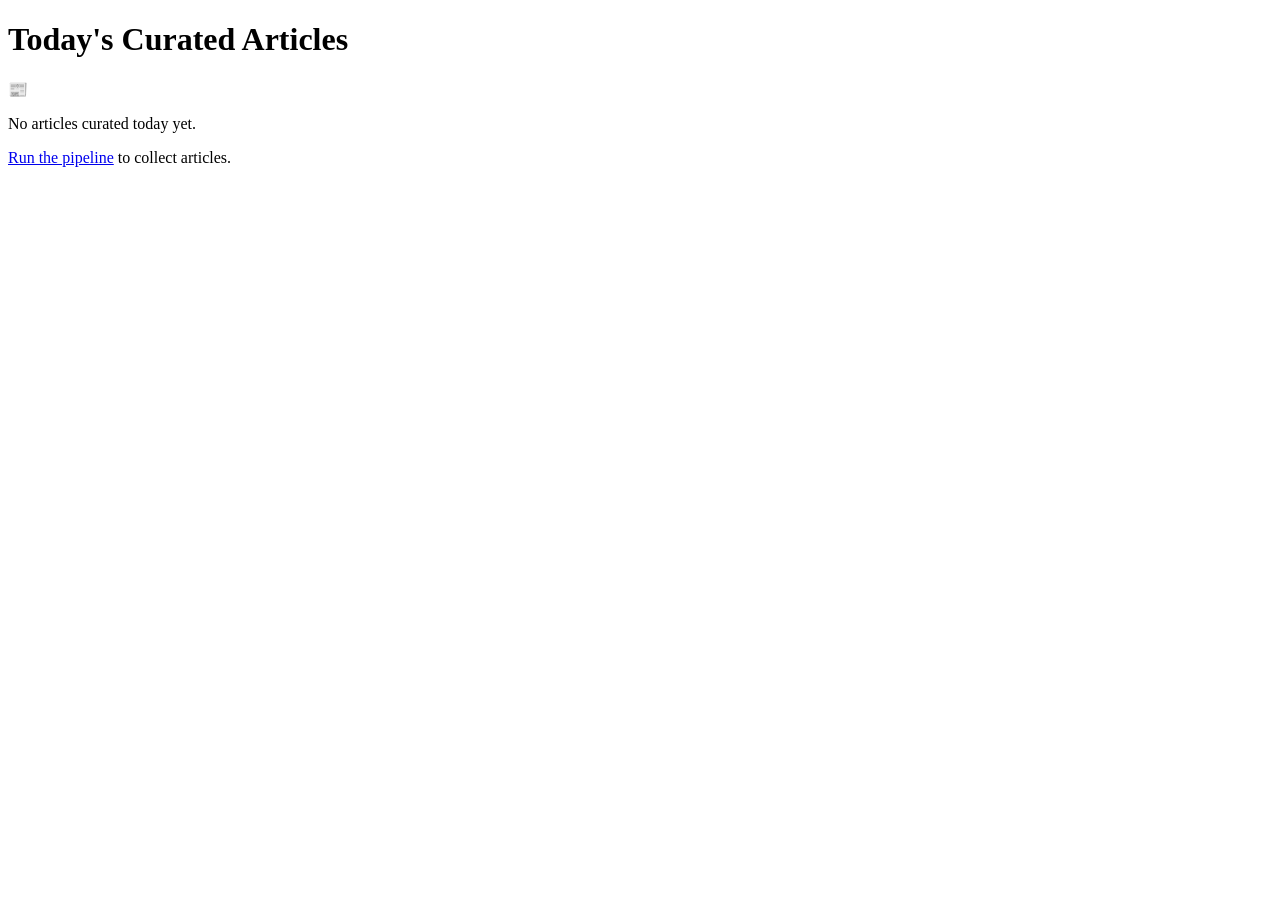
<file: src/main/resources/templates/index.html>
<!DOCTYPE html>
<html xmlns:th="http://www.thymeleaf.org"
      xmlns:layout="http://www.ultraq.net.nz/thymeleaf/layout"
      layout:decorate="~{layout}">
<head>
    <title>Dashboard</title>
</head>
<body>
<div layout:fragment="content">
    <div class="page-header">
        <h1>Today's Curated Articles</h1>
        <p class="subtitle" th:text="'Date: ' + ${today}"></p>
    </div>

    <!-- Empty State -->
    <div th:if="${todayArticles.isEmpty()}" class="empty-state">
        <div class="icon">&#128240;</div>
        <p>No articles curated today yet.</p>
        <p style="margin-top: 8px;">
            <a href="/admin/pipeline">Run the pipeline</a> to collect articles.
        </p>
    </div>

    <!-- Grouped by Hour -->
    <div th:each="entry : ${groupedByHour}" class="hour-group">
        <div class="hour-label" th:text="${entry.key + ':00 Batch'}"></div>
        <div th:each="article : ${entry.value}" class="card">
            <div class="card-header">
                <div>
                    <div class="card-title">
                        <a th:href="@{/articles/{id}(id=${article.id})}" th:text="${article.title}"></a>
                    </div>
                    <div class="card-meta">
                        <span class="source-tag" th:text="${article.source}"></span>
                        <span th:if="${article.sentAt != null}"
                              th:text="'Sent ' + ${#temporals.format(article.sentAt, 'HH:mm')}"></span>
                    </div>
                </div>
                <span th:if="${article.totalScore != null}"
                      class="score-badge"
                      th:classappend="${article.totalScore >= 7} ? 'score-high' : (${article.totalScore >= 4} ? 'score-mid' : 'score-low')"
                      th:text="${#numbers.formatDecimal(article.totalScore, 1, 1)}"></span>
            </div>
            <div th:if="${article.summary != null}" class="card-summary" th:text="${article.summary}"></div>
        </div>
    </div>
</div>
</body>
</html>
</file>
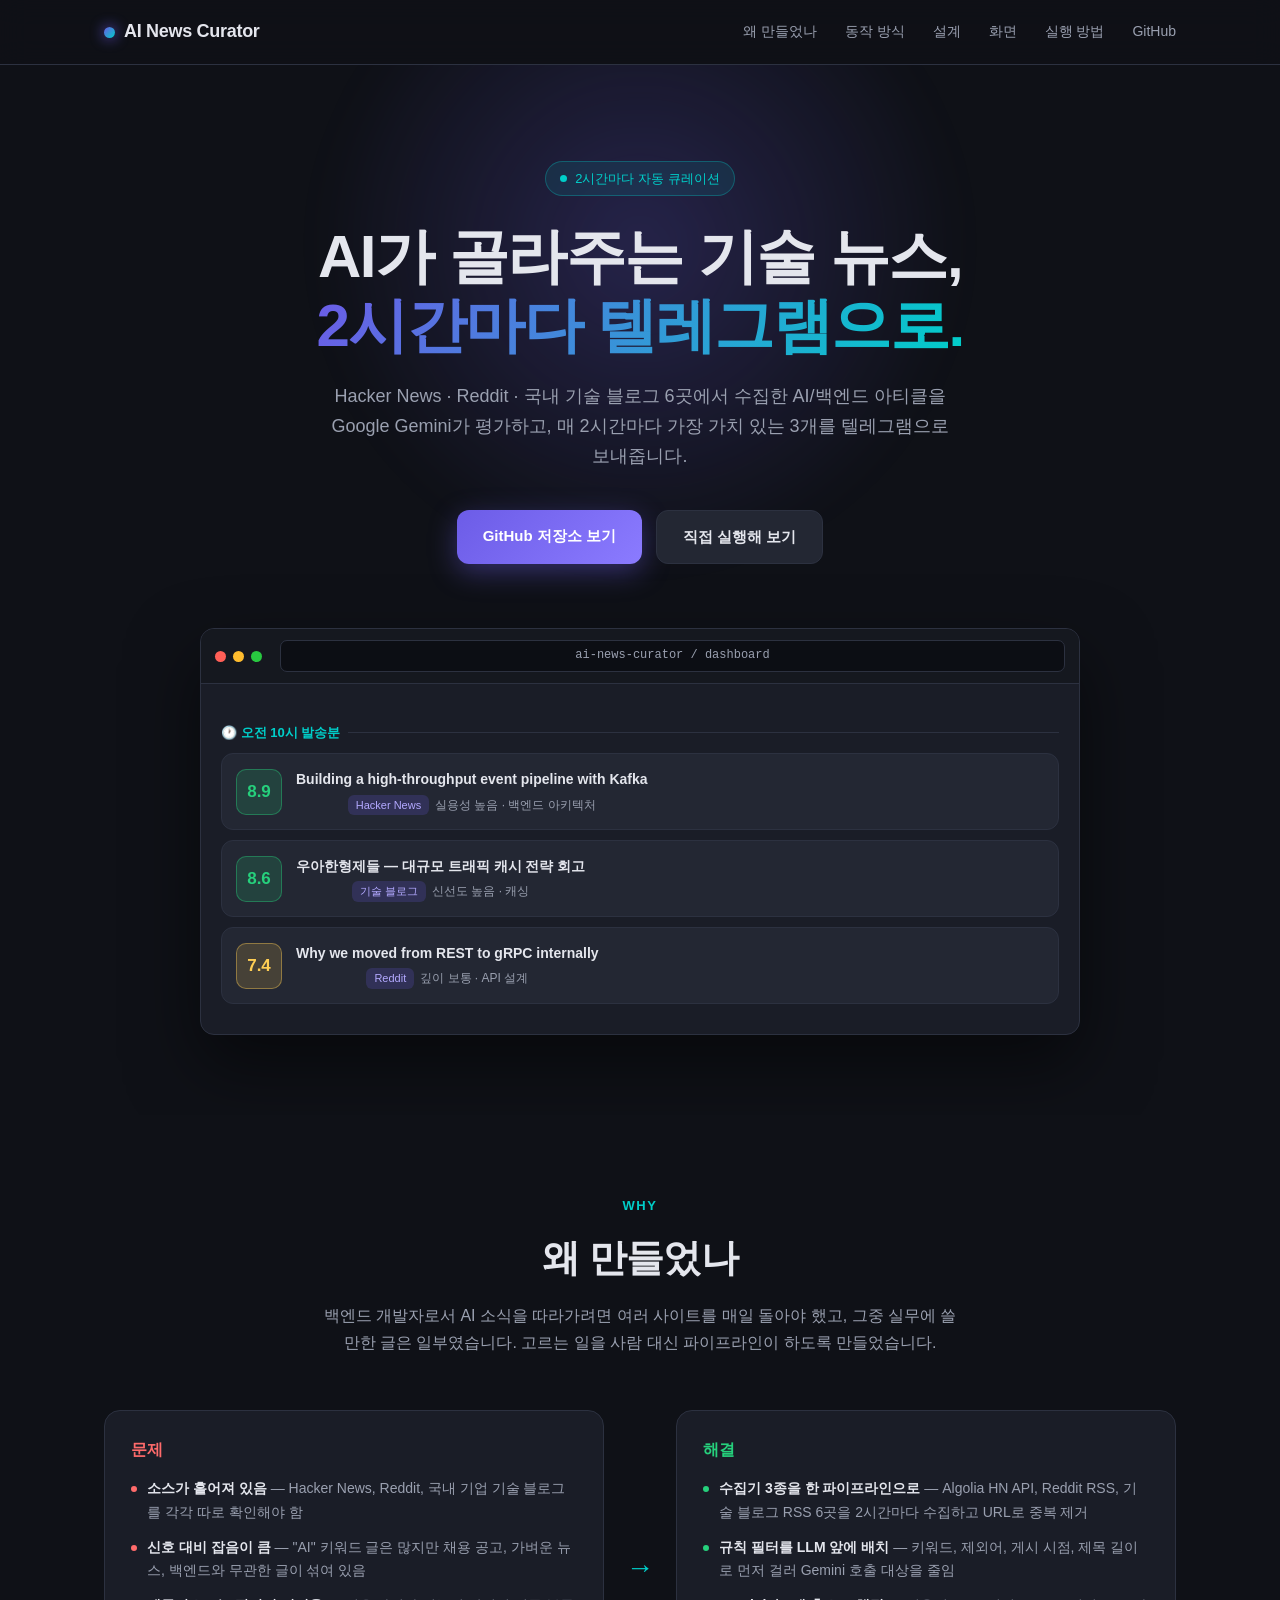
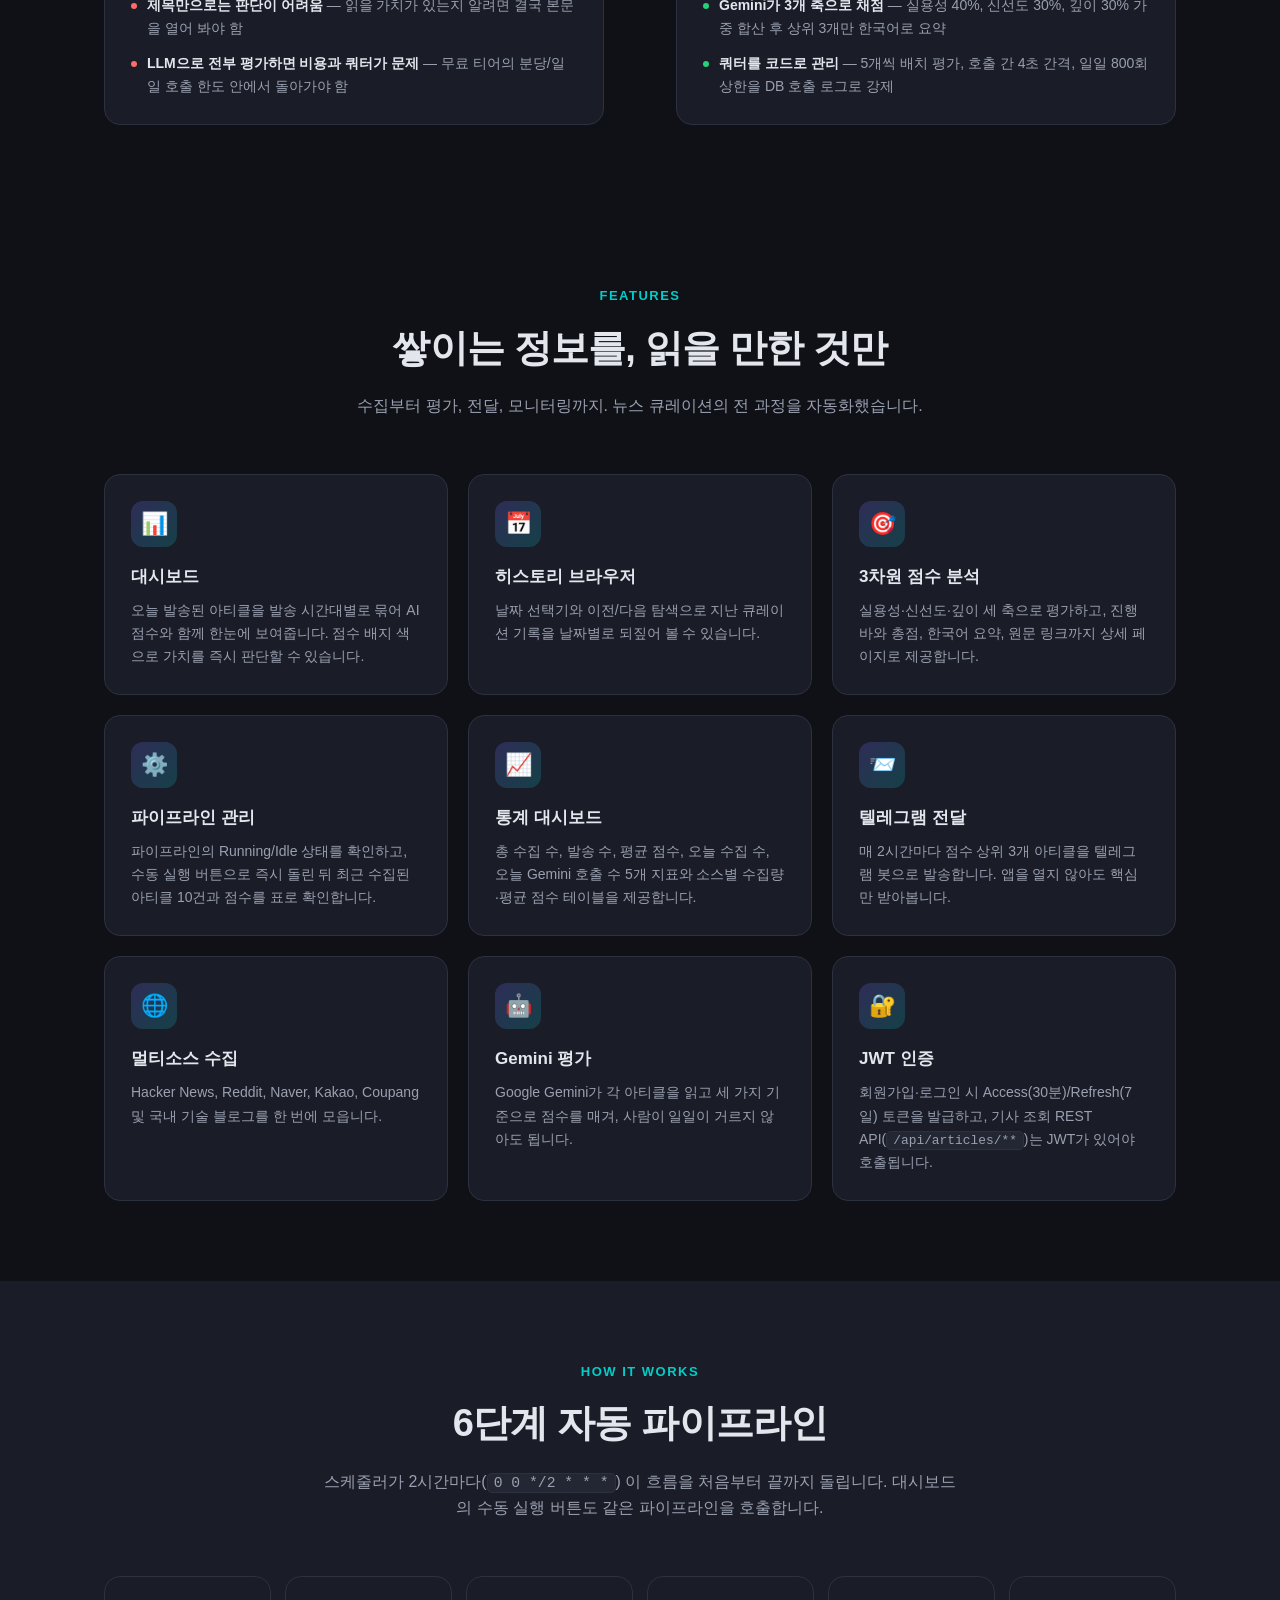
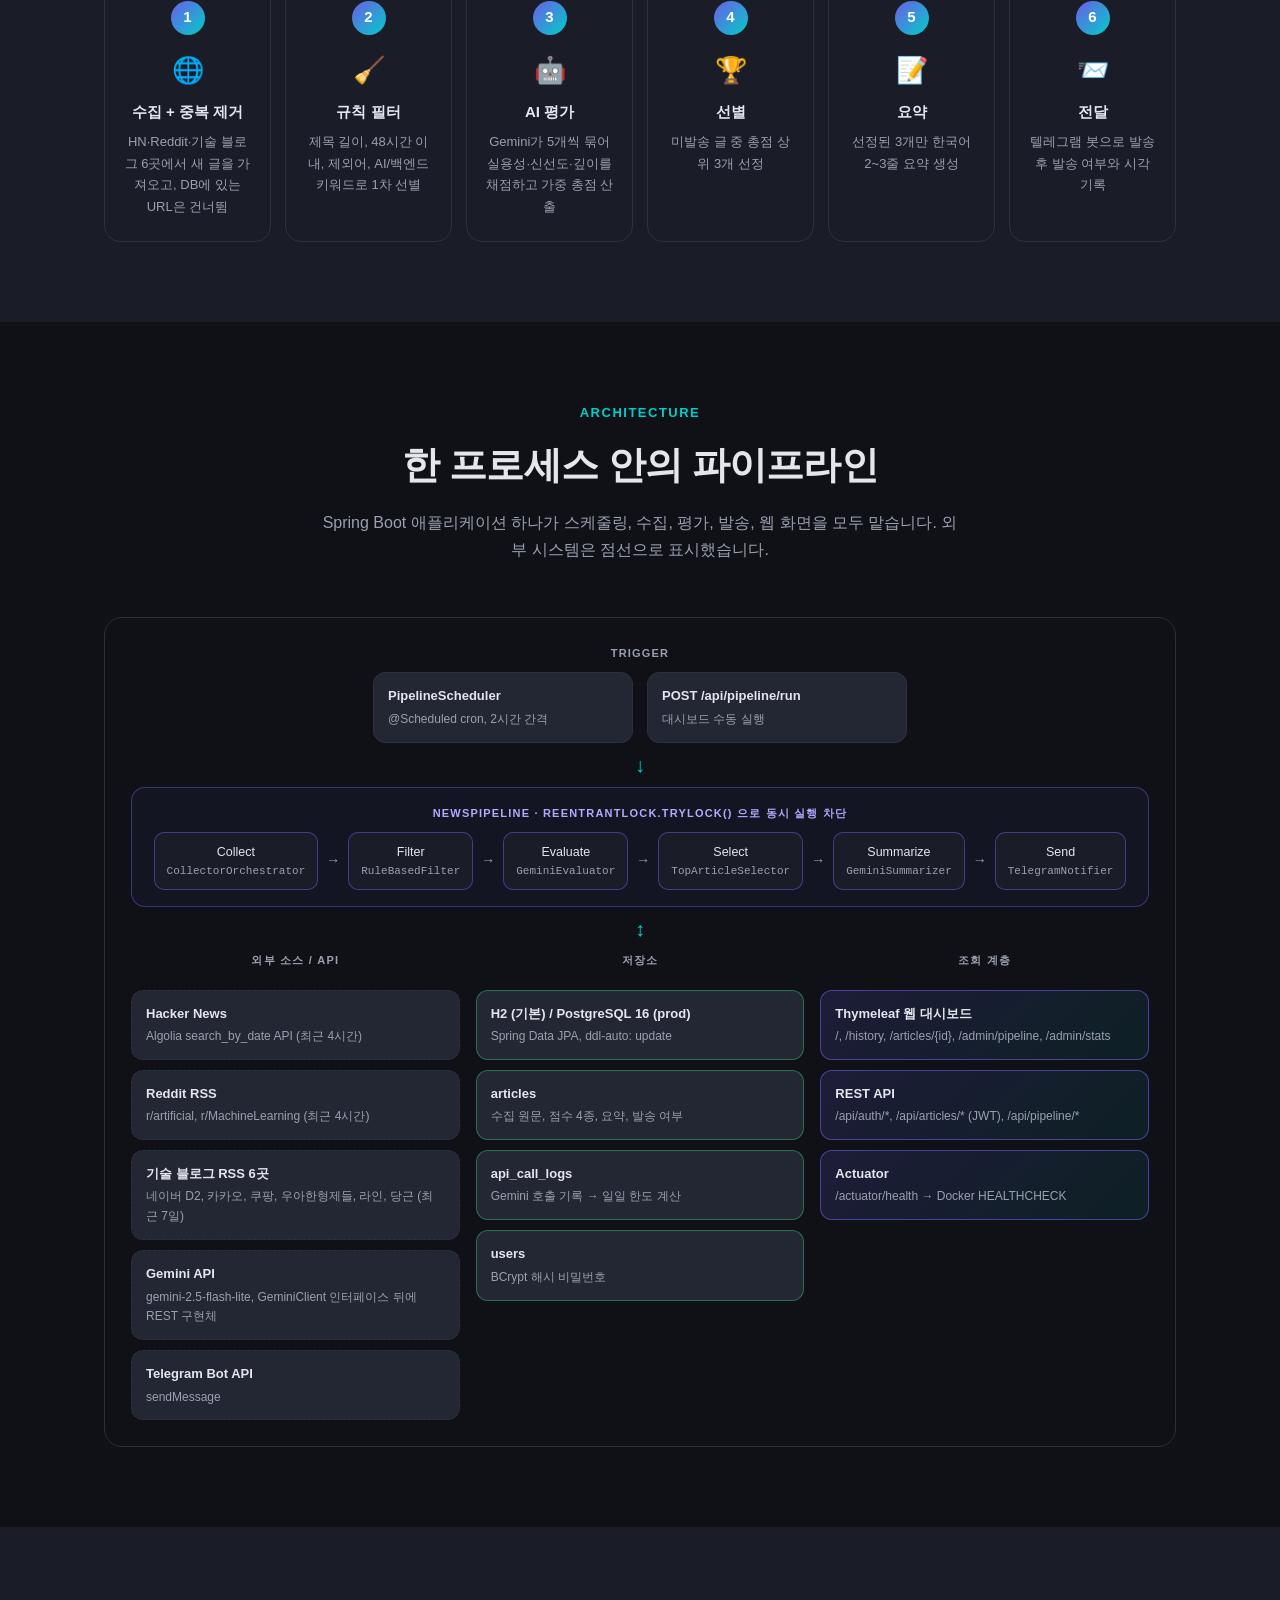
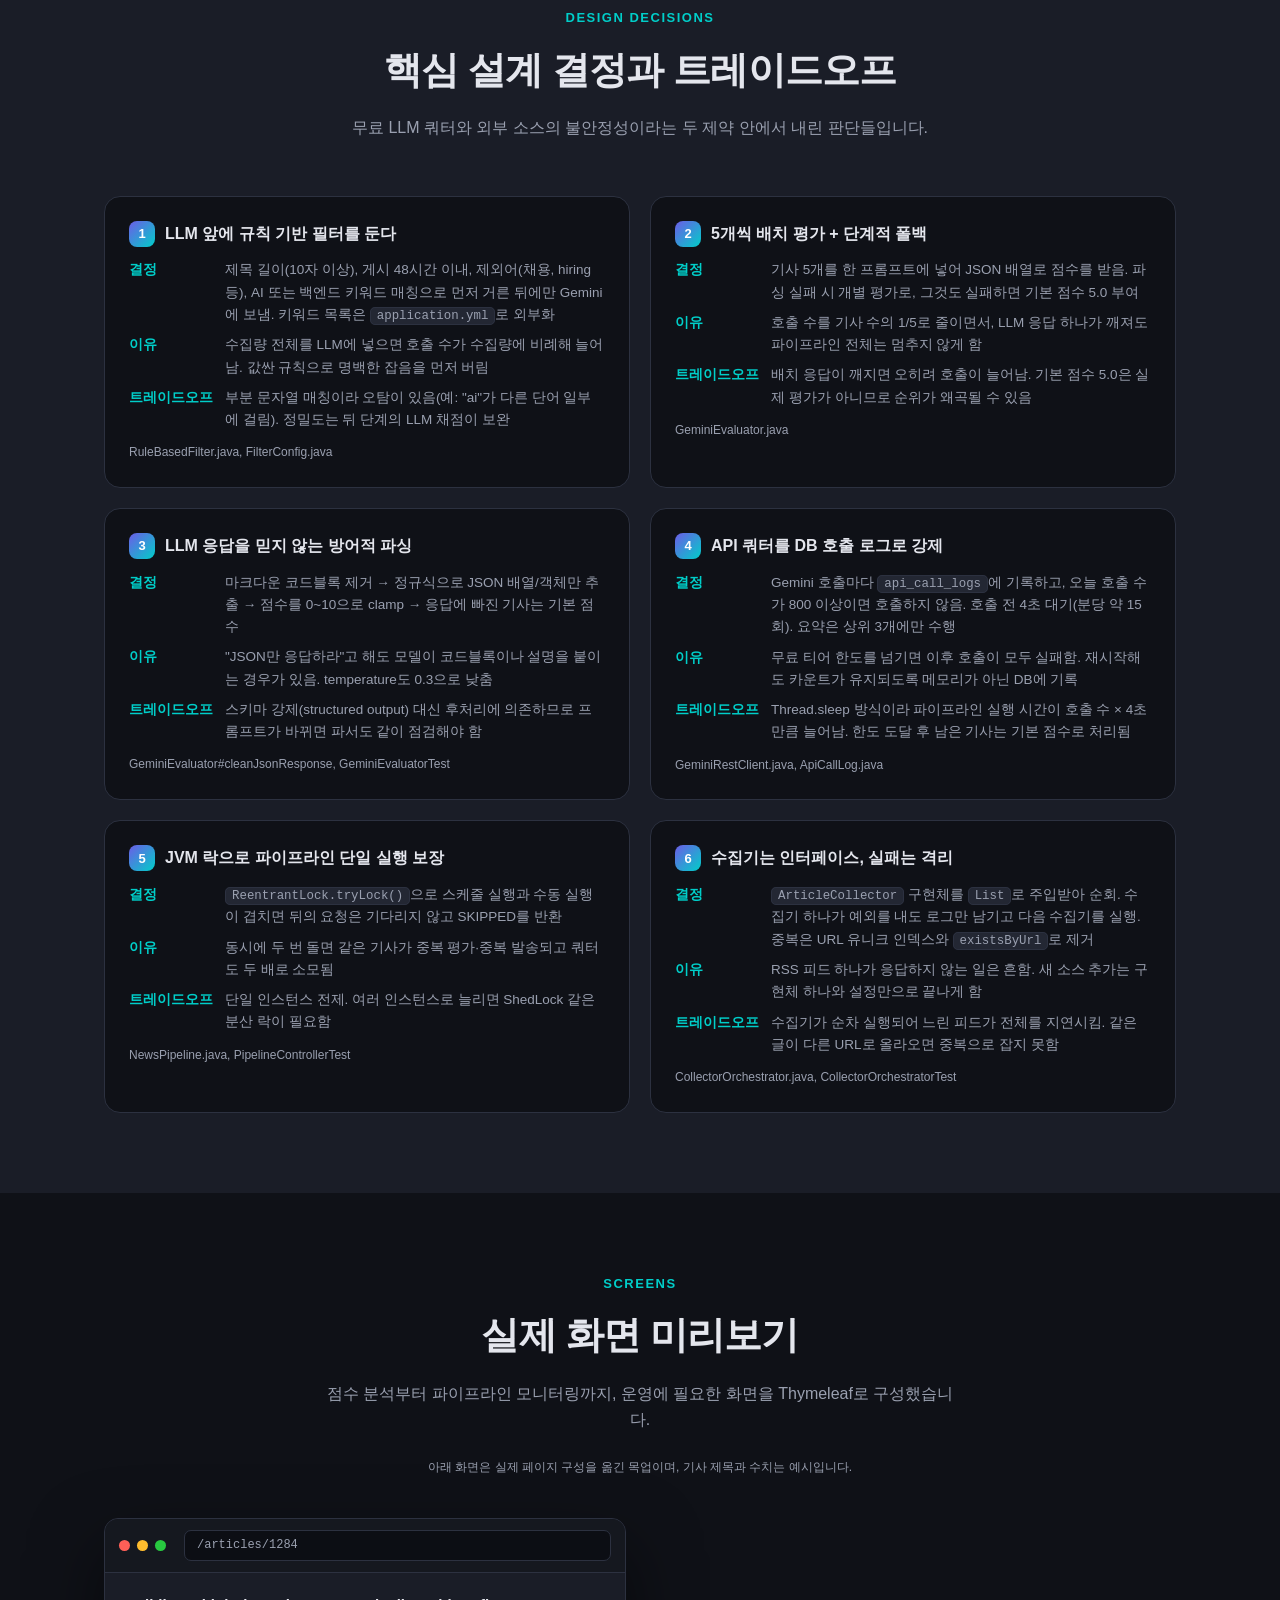
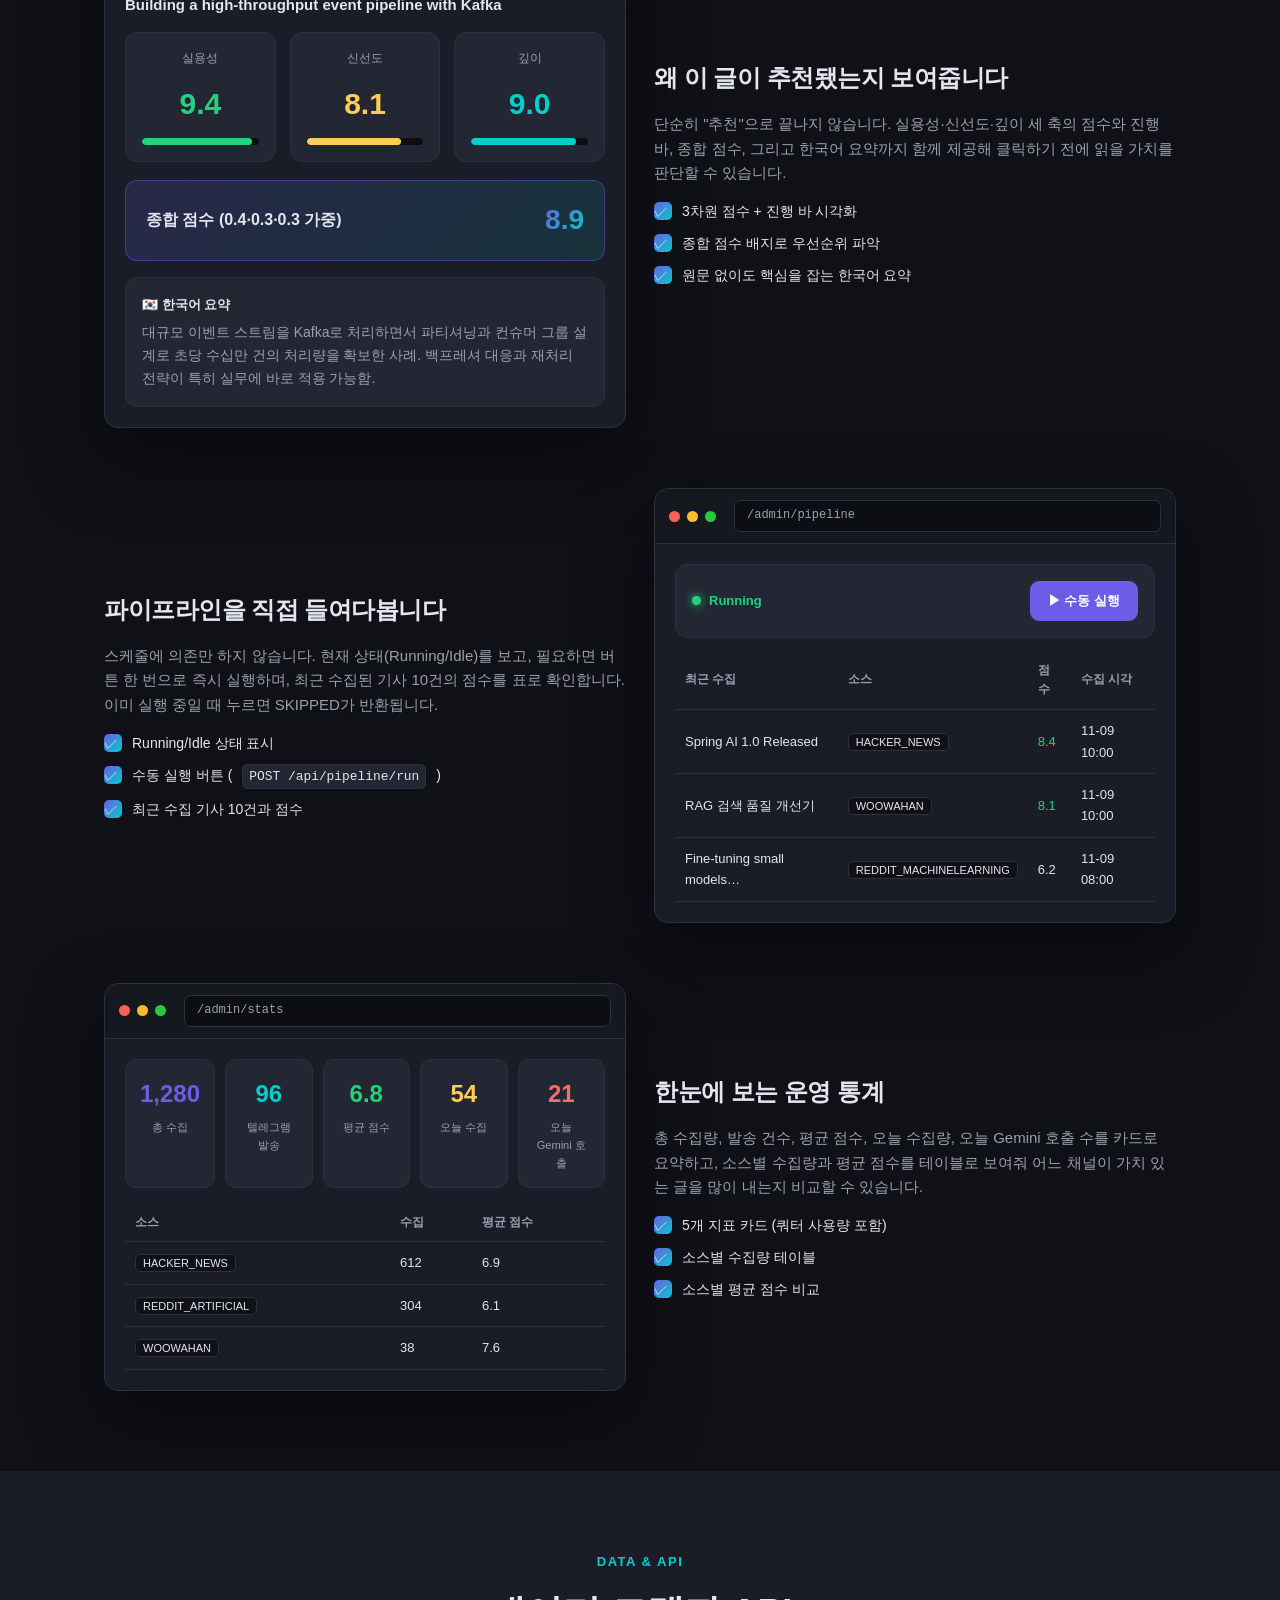
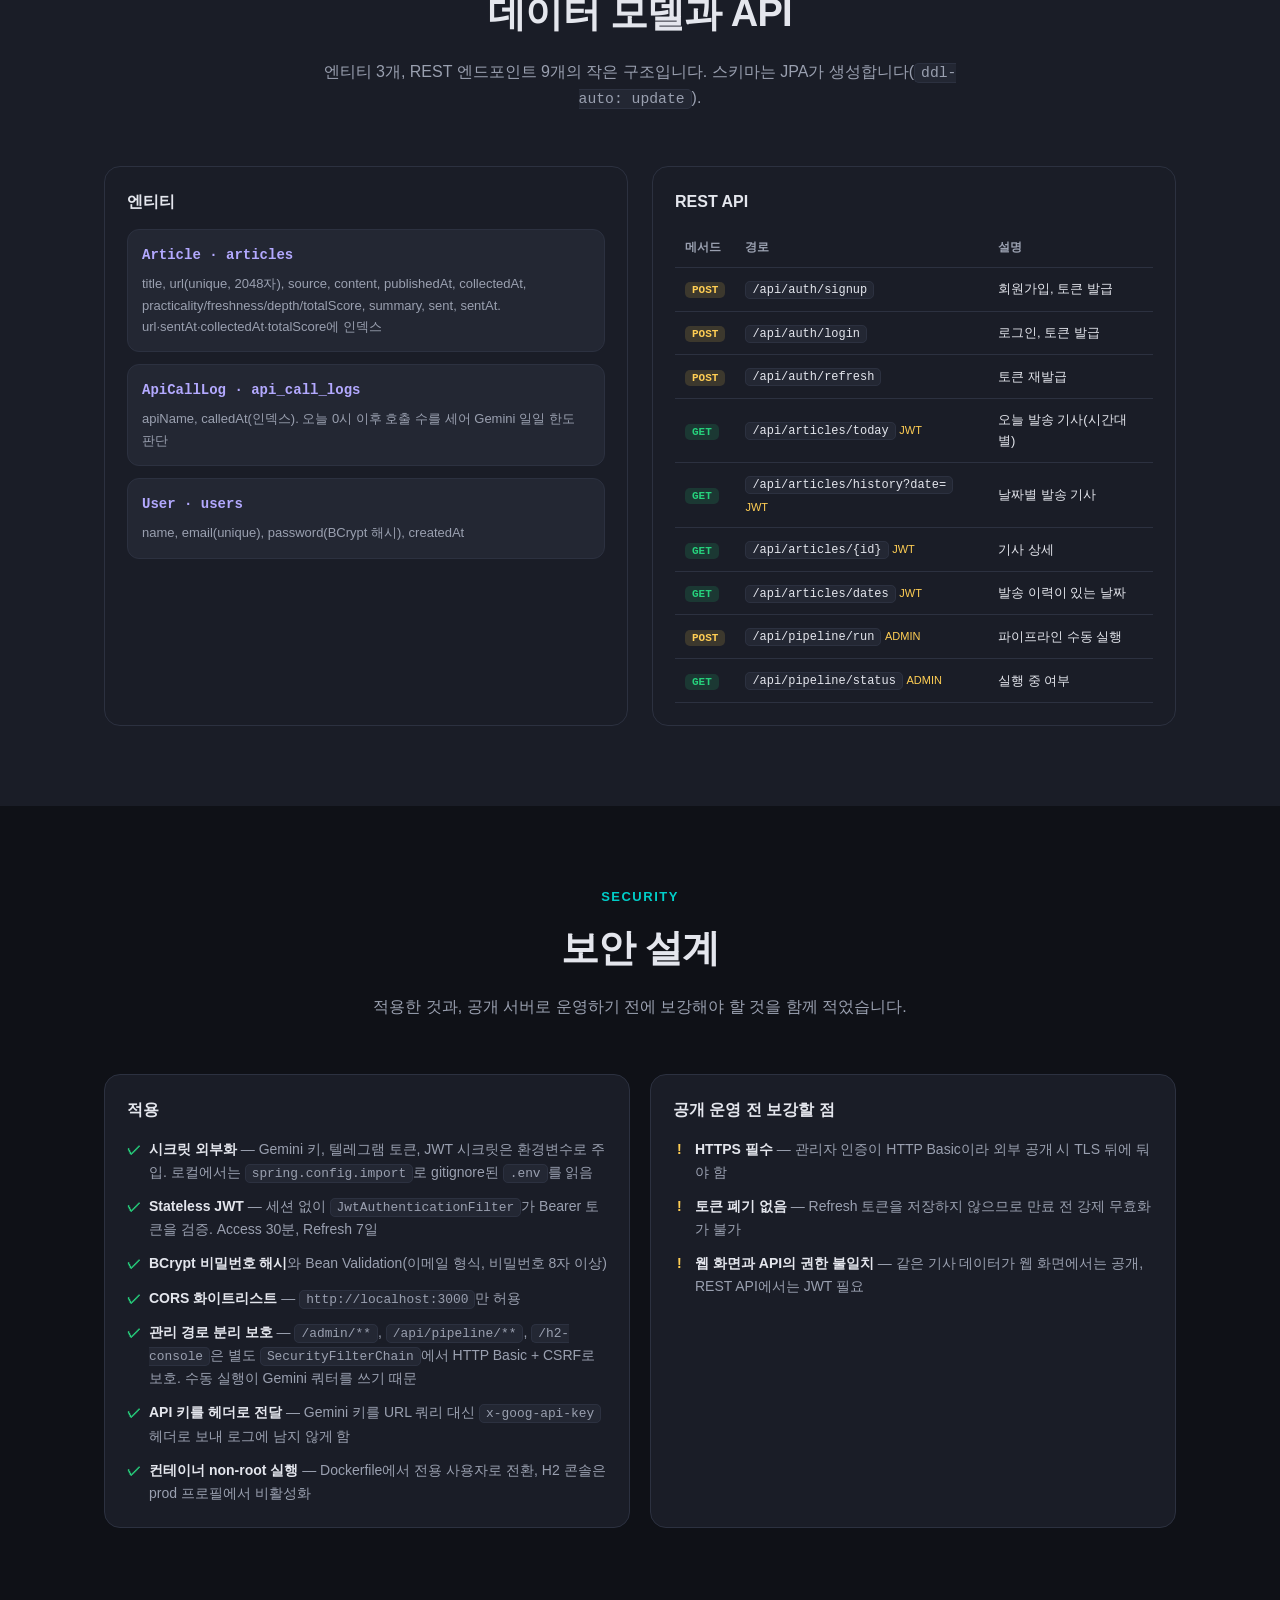
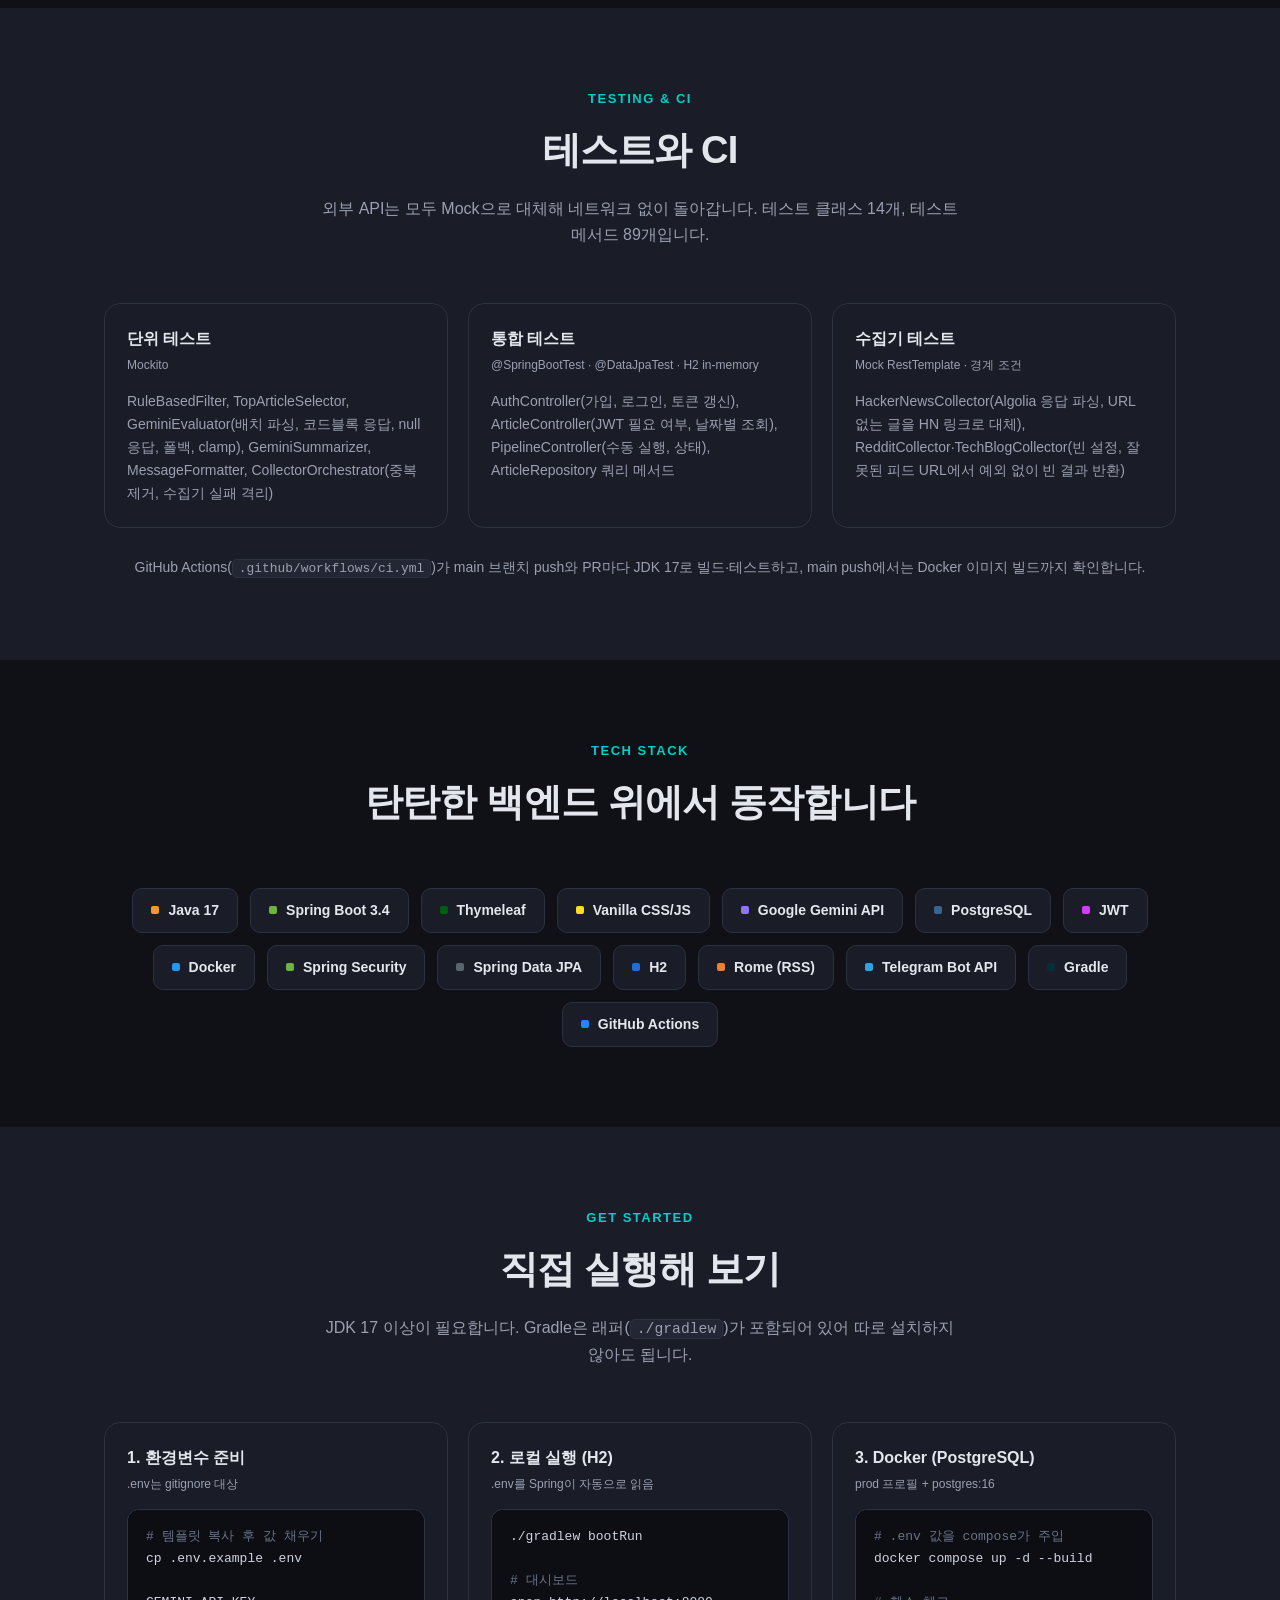
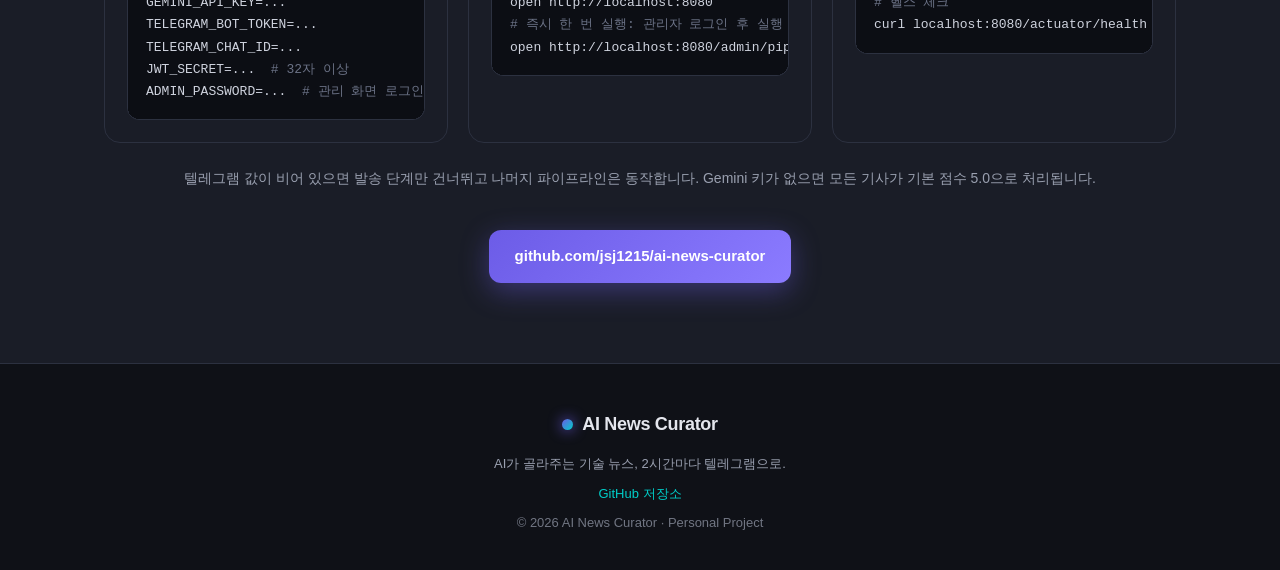
<file: docs/intro.html>
<!DOCTYPE html>
<html lang="ko">
<head>
<meta charset="UTF-8">
<meta name="viewport" content="width=device-width, initial-scale=1.0">
<title>AI News Curator — AI가 골라주는 기술 뉴스</title>
<style>
  :root{
    --purple:#6c5ce7; --cyan:#00cec9;
    --bg:#0f1117; --bg2:#1a1d27; --bg3:#232733;
    --text:#e4e6ed; --muted:#9aa0b0; --border:#2c3140;
    --green:#26d07c; --yellow:#ffce54; --red:#ff6b6b;
  }
  *{margin:0;padding:0;box-sizing:border-box}
  html{scroll-behavior:smooth}
  body{
    font-family:'Pretendard','Apple SD Gothic Neo',-apple-system,BlinkMacSystemFont,'Segoe UI',Roboto,sans-serif;
    background:var(--bg); color:var(--text); line-height:1.65; overflow-x:hidden;
  }
  a{color:inherit;text-decoration:none}
  .wrap{max-width:1120px;margin:0 auto;padding:0 24px}
  .grad-text{background:linear-gradient(120deg,var(--purple),var(--cyan));-webkit-background-clip:text;background-clip:text;-webkit-text-fill-color:transparent}

  /* nav */
  nav{position:sticky;top:0;z-index:50;background:rgba(15,17,23,.8);backdrop-filter:blur(14px);border-bottom:1px solid var(--border)}
  nav .wrap{display:flex;align-items:center;justify-content:space-between;height:64px}
  .logo{font-weight:800;font-size:18px;letter-spacing:-.3px;display:flex;align-items:center;gap:9px}
  .logo .dot{width:11px;height:11px;border-radius:50%;background:linear-gradient(135deg,var(--purple),var(--cyan));box-shadow:0 0 14px var(--purple)}
  .nav-links{display:flex;gap:28px;font-size:14px;color:var(--muted)}
  .nav-links a:hover{color:var(--text)}
  @media(max-width:720px){.nav-links{display:none}}

  /* hero */
  .hero{position:relative;padding:96px 0 80px;text-align:center;overflow:hidden}
  .hero::before{content:"";position:absolute;top:-200px;left:50%;transform:translateX(-50%);width:760px;height:760px;background:radial-gradient(circle,rgba(108,92,231,.25),transparent 60%);filter:blur(20px);z-index:0}
  .hero .wrap{position:relative;z-index:1}
  .badge{display:inline-flex;align-items:center;gap:8px;font-size:13px;color:var(--cyan);background:rgba(0,206,201,.1);border:1px solid rgba(0,206,201,.3);padding:6px 14px;border-radius:999px;margin-bottom:26px}
  .badge .pulse{width:7px;height:7px;border-radius:50%;background:var(--cyan);animation:pulse 1.8s infinite}
  @keyframes pulse{0%,100%{opacity:1;box-shadow:0 0 0 0 rgba(0,206,201,.5)}50%{opacity:.5;box-shadow:0 0 0 6px rgba(0,206,201,0)}}
  .hero h1{font-size:clamp(34px,6vw,60px);font-weight:800;letter-spacing:-1.5px;line-height:1.15}
  .hero p.sub{margin:22px auto 0;max-width:620px;font-size:18px;color:var(--muted)}
  .cta{display:flex;gap:14px;justify-content:center;margin-top:38px;flex-wrap:wrap}
  .btn{padding:14px 26px;border-radius:12px;font-weight:600;font-size:15px;transition:.2s;cursor:pointer;border:none}
  .btn-primary{background:linear-gradient(135deg,var(--purple),#8b7bff);color:#fff;box-shadow:0 8px 28px rgba(108,92,231,.4)}
  .btn-primary:hover{transform:translateY(-2px);box-shadow:0 12px 34px rgba(108,92,231,.55)}
  .btn-ghost{background:var(--bg3);color:var(--text);border:1px solid var(--border)}
  .btn-ghost:hover{border-color:var(--purple)}

  /* browser frame */
  .frame{background:var(--bg2);border:1px solid var(--border);border-radius:14px;overflow:hidden;box-shadow:0 30px 70px rgba(0,0,0,.5)}
  .frame .bar{display:flex;align-items:center;gap:8px;padding:11px 14px;background:#15181f;border-bottom:1px solid var(--border)}
  .frame .bar .dots{display:flex;gap:7px}
  .frame .bar .dots span{width:11px;height:11px;border-radius:50%}
  .frame .bar .dots span:nth-child(1){background:#ff5f57}.frame .bar .dots span:nth-child(2){background:#febc2e}.frame .bar .dots span:nth-child(3){background:#28c840}
  .frame .bar .url{flex:1;margin-left:10px;background:#0c0e14;border:1px solid var(--border);border-radius:7px;padding:5px 12px;font-size:12px;color:var(--muted);font-family:ui-monospace,monospace}
  .frame .body{padding:20px}

  .hero-shot{margin-top:64px}

  /* generic reveal */
  .reveal{opacity:0;transform:translateY(28px);transition:.7s cubic-bezier(.2,.7,.2,1)}
  .reveal.in{opacity:1;transform:none}

  section{padding:80px 0}
  .sec-head{text-align:center;max-width:640px;margin:0 auto 54px}
  .sec-head .kicker{color:var(--cyan);font-weight:700;font-size:13px;letter-spacing:1.5px;text-transform:uppercase}
  .sec-head h2{font-size:clamp(26px,4vw,38px);font-weight:800;letter-spacing:-.8px;margin-top:10px}
  .sec-head p{color:var(--muted);margin-top:14px;font-size:16px}

  /* feature grid */
  .feat-grid{display:grid;grid-template-columns:repeat(3,1fr);gap:20px}
  @media(max-width:880px){.feat-grid{grid-template-columns:repeat(2,1fr)}}
  @media(max-width:560px){.feat-grid{grid-template-columns:1fr}}
  .card{background:var(--bg2);border:1px solid var(--border);border-radius:16px;padding:26px;transition:.25s}
  .card:hover{transform:translateY(-4px);border-color:var(--purple);box-shadow:0 16px 40px rgba(0,0,0,.4)}
  .card .ic{width:46px;height:46px;border-radius:12px;display:grid;place-items:center;font-size:22px;background:linear-gradient(135deg,rgba(108,92,231,.25),rgba(0,206,201,.2));margin-bottom:16px}
  .card h3{font-size:17px;font-weight:700;margin-bottom:8px}
  .card p{color:var(--muted);font-size:14px}

  /* score mockup */
  .score-grid{display:grid;grid-template-columns:repeat(3,1fr);gap:14px;margin-bottom:18px}
  .score-col{background:var(--bg3);border:1px solid var(--border);border-radius:12px;padding:16px;text-align:center}
  .score-col .label{font-size:12px;color:var(--muted);margin-bottom:10px}
  .score-col .val{font-size:30px;font-weight:800;margin-bottom:10px}
  .score-col.p .val{color:var(--green)}.score-col.f .val{color:var(--yellow)}.score-col.d .val{color:var(--cyan)}
  .pbar{height:7px;border-radius:99px;background:#0c0e14;overflow:hidden}
  .pbar i{display:block;height:100%;border-radius:99px}
  .total{display:flex;align-items:center;justify-content:space-between;background:linear-gradient(135deg,rgba(108,92,231,.18),rgba(0,206,201,.12));border:1px solid rgba(108,92,231,.4);border-radius:12px;padding:16px 20px;margin-bottom:16px}
  .total .t-lab{font-weight:700}
  .total .t-val{font-size:28px;font-weight:800}
  .summary-box{background:var(--bg3);border:1px solid var(--border);border-radius:12px;padding:16px;font-size:14px;color:var(--muted)}
  .summary-box .h{color:var(--text);font-weight:700;font-size:13px;margin-bottom:6px;display:flex;align-items:center;gap:6px}

  /* dashboard mockup */
  .dash-hour{font-size:13px;color:var(--cyan);font-weight:700;margin:18px 0 10px;display:flex;align-items:center;gap:8px}
  .dash-hour::after{content:"";flex:1;height:1px;background:var(--border)}
  .art{display:flex;gap:14px;align-items:center;background:var(--bg3);border:1px solid var(--border);border-radius:12px;padding:14px;margin-bottom:10px}
  .art .sc{flex-shrink:0;width:46px;height:46px;border-radius:10px;display:grid;place-items:center;font-weight:800;font-size:17px}
  .sc.hi{background:rgba(38,208,124,.16);color:var(--green);border:1px solid rgba(38,208,124,.4)}
  .sc.mid{background:rgba(255,206,84,.16);color:var(--yellow);border:1px solid rgba(255,206,84,.4)}
  .sc.lo{background:rgba(255,107,107,.16);color:var(--red);border:1px solid rgba(255,107,107,.4)}
  .art .meta{min-width:0}
  .art .meta .ti{font-weight:600;font-size:14px;white-space:nowrap;overflow:hidden;text-overflow:ellipsis}
  .art .meta .src{font-size:12px;color:var(--muted);margin-top:3px}
  .src-tag{display:inline-block;font-size:11px;padding:1px 8px;border-radius:6px;background:rgba(108,92,231,.2);color:#b3a9ff;margin-right:6px}

  /* two-col shot rows */
  .shot-row{display:grid;grid-template-columns:1fr 1fr;gap:28px;align-items:center}
  .shot-row.rev{direction:rtl}.shot-row.rev>*{direction:ltr}
  @media(max-width:820px){.shot-row{grid-template-columns:1fr}}
  .shot-row .txt h3{font-size:24px;font-weight:800;letter-spacing:-.5px;margin-bottom:14px}
  .shot-row .txt p{color:var(--muted);font-size:15px;margin-bottom:14px}
  .shot-row .txt ul{list-style:none;display:flex;flex-direction:column;gap:9px}
  .shot-row .txt li{font-size:14px;display:flex;gap:10px;align-items:flex-start}
  .shot-row .txt li::before{content:"";width:18px;height:18px;flex-shrink:0;margin-top:2px;border-radius:5px;background:linear-gradient(135deg,var(--purple),var(--cyan));position:relative}
  .shot-row .txt li::after{content:"✓";position:absolute;}

  /* pipeline status mockup */
  .pl-status{display:flex;align-items:center;justify-content:space-between;background:var(--bg3);border:1px solid var(--border);border-radius:12px;padding:16px;margin-bottom:14px}
  .pl-badge{display:inline-flex;align-items:center;gap:8px;font-weight:700;font-size:13px;color:var(--green)}
  .pl-badge .d{width:9px;height:9px;border-radius:50%;background:var(--green);box-shadow:0 0 10px var(--green);animation:pulse 1.6s infinite}
  .pl-run{background:var(--purple);color:#fff;border:none;border-radius:9px;padding:9px 18px;font-weight:600;font-size:13px}
  table.run{width:100%;border-collapse:collapse;font-size:13px}
  table.run th{text-align:left;color:var(--muted);font-weight:600;padding:9px 10px;border-bottom:1px solid var(--border);font-size:12px}
  table.run td{padding:10px;border-bottom:1px solid var(--border)}
  .ok{color:var(--green)} .tag-s{font-size:11px;background:var(--bg);padding:2px 7px;border-radius:5px;border:1px solid var(--border)}

  /* stats mockup */
  .metric-grid{display:grid;grid-template-columns:repeat(5,1fr);gap:10px;margin-bottom:16px}
  @media(max-width:600px){.metric-grid{grid-template-columns:repeat(2,1fr)}}
  .metric{background:var(--bg3);border:1px solid var(--border);border-radius:11px;padding:14px;text-align:center}
  .metric .v{font-size:24px;font-weight:800}
  .metric .v.c1{color:var(--purple)}.metric .v.c2{color:var(--cyan)}.metric .v.c3{color:var(--green)}.metric .v.c4{color:var(--yellow)}.metric .v.c5{color:var(--red)}
  .metric .l{font-size:11px;color:var(--muted);margin-top:5px}

  /* how it works */
  .flow{display:grid;grid-template-columns:repeat(6,1fr);gap:14px;position:relative}
  @media(max-width:1000px){.flow{grid-template-columns:repeat(3,1fr)}}
  @media(max-width:620px){.flow{grid-template-columns:1fr;gap:18px}}
  .step{background:var(--bg2);border:1px solid var(--border);border-radius:16px;padding:24px 18px;text-align:center;position:relative}
  .step .n{width:34px;height:34px;border-radius:50%;background:linear-gradient(135deg,var(--purple),var(--cyan));display:grid;place-items:center;font-weight:800;margin:0 auto 14px;color:#fff;font-size:15px}
  .step h4{font-size:15px;font-weight:700;margin-bottom:7px}
  .step p{font-size:13px;color:var(--muted)}
  .step .em{font-size:26px;margin-bottom:8px}

  /* tech */
  .tech-wrap{display:flex;flex-wrap:wrap;gap:12px;justify-content:center}
  .chip{background:var(--bg2);border:1px solid var(--border);border-radius:10px;padding:10px 18px;font-size:14px;font-weight:600;display:flex;align-items:center;gap:9px}
  .chip .b{width:8px;height:8px;border-radius:2px}

  footer{border-top:1px solid var(--border);padding:46px 0;text-align:center;color:var(--muted);font-size:13px}
  footer .logo{justify-content:center;margin-bottom:14px;color:var(--text)}
  footer a{color:var(--cyan)}
  .btn{display:inline-block}

  /* 보강 섹션 공통 */
  code{font-family:ui-monospace,SFMono-Regular,Menlo,monospace;font-size:.92em;background:var(--bg3);border:1px solid var(--border);border-radius:5px;padding:1px 6px;word-break:break-word}
  .note{font-size:12px;color:var(--muted);text-align:center;margin-top:-30px;margin-bottom:40px}
  .tbl-wrap{overflow-x:auto;-webkit-overflow-scrolling:touch}

  /* why */
  .why-grid{display:grid;grid-template-columns:1fr auto 1fr;gap:22px;align-items:stretch}
  @media(max-width:820px){.why-grid{grid-template-columns:1fr}.why-arrow{transform:rotate(90deg)}}
  .why-box{background:var(--bg2);border:1px solid var(--border);border-radius:16px;padding:26px}
  .why-box h3{font-size:16px;font-weight:700;margin-bottom:14px;display:flex;align-items:center;gap:8px}
  .why-box.prob h3{color:var(--red)} .why-box.sol h3{color:var(--green)}
  .why-box ul{list-style:none;display:flex;flex-direction:column;gap:12px}
  .why-box li{font-size:14px;color:var(--muted);padding-left:16px;position:relative}
  .why-box li::before{content:"";position:absolute;left:0;top:9px;width:6px;height:6px;border-radius:50%;background:var(--border)}
  .why-box.prob li::before{background:var(--red)} .why-box.sol li::before{background:var(--green)}
  .why-box li b{color:var(--text);font-weight:600}
  .why-arrow{display:grid;place-items:center;font-size:28px;color:var(--cyan)}

  /* architecture */
  .arch{background:var(--bg);border:1px solid var(--border);border-radius:18px;padding:26px}
  .arch-row{display:flex;gap:14px;flex-wrap:wrap;justify-content:center}
  .arch-lab{font-size:11px;letter-spacing:1.2px;text-transform:uppercase;color:var(--muted);font-weight:700;text-align:center;margin:0 0 10px}
  .node{background:var(--bg3);border:1px solid var(--border);border-radius:12px;padding:12px 14px;font-size:13px;min-width:0;flex:1 1 150px;max-width:260px}
  .node b{display:block;font-size:13px;margin-bottom:3px}
  .node span{color:var(--muted);font-size:12px;display:block;word-break:break-word}
  .node.ext{border-style:dashed}
  .node.core{border-color:rgba(108,92,231,.6);background:linear-gradient(135deg,rgba(108,92,231,.16),rgba(0,206,201,.08))}
  .node.store{border-color:rgba(38,208,124,.45)}
  .arch-down{text-align:center;color:var(--cyan);font-size:20px;line-height:1;margin:12px 0}
  .stage-row{display:flex;gap:8px;flex-wrap:wrap;justify-content:center;align-items:center}
  .stage{background:var(--bg2);border:1px solid rgba(108,92,231,.5);border-radius:10px;padding:9px 12px;font-size:12.5px;text-align:center}
  .stage small{display:block;color:var(--muted);font-size:11px;font-family:ui-monospace,monospace}
  .stage-row .ar{color:var(--muted);font-size:14px}
  .core-box{border:1px solid rgba(108,92,231,.45);border-radius:14px;padding:16px;background:rgba(108,92,231,.06)}
  .core-box .arch-lab{color:#b3a9ff}
  .arch-split{display:grid;grid-template-columns:1fr 1fr 1fr;gap:16px;margin-top:6px}
  @media(max-width:820px){.arch-split{grid-template-columns:1fr}}
  .arch-split .col{display:flex;flex-direction:column;gap:10px}
  .arch-split .node{max-width:none;flex:0 0 auto}

  /* decisions */
  .dec-grid{display:grid;grid-template-columns:repeat(2,1fr);gap:20px}
  @media(max-width:820px){.dec-grid{grid-template-columns:1fr}}
  .dec{background:var(--bg2);border:1px solid var(--border);border-radius:16px;padding:24px;min-width:0}
  .dec h3{font-size:16px;font-weight:700;margin-bottom:12px;display:flex;gap:10px;align-items:flex-start}
  .dec h3 .no{flex-shrink:0;width:26px;height:26px;border-radius:8px;display:grid;place-items:center;font-size:13px;background:linear-gradient(135deg,var(--purple),var(--cyan));color:#fff}
  .dec dl{display:grid;grid-template-columns:auto 1fr;gap:8px 12px;font-size:13.5px}
  .dec dt{color:var(--cyan);font-weight:700;white-space:nowrap}
  .dec dd{color:var(--muted);min-width:0}
  .dec .src{margin-top:12px;font-size:12px;color:var(--muted)}
  @media(max-width:440px){.dec dl{grid-template-columns:1fr;gap:2px}.dec dd{margin-bottom:8px}}

  /* data / api */
  .two-col{display:grid;grid-template-columns:1fr 1fr;gap:24px}
  @media(max-width:880px){.two-col{grid-template-columns:1fr}}
  .panel{background:var(--bg2);border:1px solid var(--border);border-radius:16px;padding:22px;min-width:0}
  .panel h3{font-size:16px;font-weight:700;margin-bottom:14px}
  .entity{background:var(--bg3);border:1px solid var(--border);border-radius:12px;padding:14px;margin-bottom:12px}
  .entity:last-child{margin-bottom:0}
  .entity .en{font-weight:700;font-size:14px;margin-bottom:6px;font-family:ui-monospace,monospace;color:#b3a9ff}
  .entity p{font-size:13px;color:var(--muted)}
  .m{font-family:ui-monospace,monospace;font-size:11px;font-weight:700;padding:2px 7px;border-radius:5px}
  .m.get{background:rgba(38,208,124,.15);color:var(--green)} .m.post{background:rgba(255,206,84,.15);color:var(--yellow)}
  .lock{font-size:11px;color:var(--yellow)}

  /* security */
  .sec-list{display:grid;grid-template-columns:1fr 1fr;gap:20px}
  @media(max-width:820px){.sec-list{grid-template-columns:1fr}}
  .sec-list ul{list-style:none;display:flex;flex-direction:column;gap:11px}
  .sec-list li{font-size:14px;color:var(--muted);padding-left:22px;position:relative}
  .sec-list li b{color:var(--text)}
  .sec-list .done li::before{content:"✓";position:absolute;left:0;color:var(--green);font-weight:800}
  .sec-list .warn li::before{content:"!";position:absolute;left:4px;color:var(--yellow);font-weight:800}

  /* run */
  pre.code{background:#0c0e14;border:1px solid var(--border);border-radius:12px;padding:16px 18px;overflow-x:auto;font-family:ui-monospace,SFMono-Regular,Menlo,monospace;font-size:13px;line-height:1.7;color:#cfd3de}
  pre.code .c{color:#6b7286}
  .run-grid{display:grid;grid-template-columns:repeat(3,1fr);gap:20px}
  @media(max-width:900px){.run-grid{grid-template-columns:1fr}}
  .run-grid .panel h3 small{display:block;font-size:12px;color:var(--muted);font-weight:500;margin-top:4px}
  .repo-cta{text-align:center;margin-top:40px}
</style>
</head>
<body>

<nav>
  <div class="wrap">
    <div class="logo"><span class="dot"></span>AI News Curator</div>
    <div class="nav-links">
      <a href="#why">왜 만들었나</a>
      <a href="#how">동작 방식</a>
      <a href="#design">설계</a>
      <a href="#shots">화면</a>
      <a href="#run">실행 방법</a>
      <a href="https://github.com/jsj1215/ai-news-curator" target="_blank" rel="noopener">GitHub</a>
    </div>
  </div>
</nav>

<header class="hero">
  <div class="wrap">
    <div class="badge"><span class="pulse"></span>2시간마다 자동 큐레이션</div>
    <h1>AI가 골라주는 기술 뉴스,<br><span class="grad-text">2시간마다 텔레그램으로.</span></h1>
    <p class="sub">Hacker News · Reddit · 국내 기술 블로그 6곳에서 수집한 AI/백엔드 아티클을 Google Gemini가 평가하고, 매 2시간마다 가장 가치 있는 3개를 텔레그램으로 보내줍니다.</p>
    <div class="cta">
      <a class="btn btn-primary" href="https://github.com/jsj1215/ai-news-curator" target="_blank" rel="noopener">GitHub 저장소 보기</a>
      <a class="btn btn-ghost" href="#run">직접 실행해 보기</a>
    </div>

    <div class="hero-shot reveal frame" style="max-width:880px;margin-left:auto;margin-right:auto">
      <div class="bar"><div class="dots"><span></span><span></span><span></span></div><div class="url">ai-news-curator / dashboard</div></div>
      <div class="body">
        <div class="dash-hour">🕐 오전 10시 발송분</div>
        <div class="art">
          <div class="sc hi">8.9</div>
          <div class="meta"><div class="ti">Building a high-throughput event pipeline with Kafka</div><div class="src"><span class="src-tag">Hacker News</span>실용성 높음 · 백엔드 아키텍처</div></div>
        </div>
        <div class="art">
          <div class="sc hi">8.6</div>
          <div class="meta"><div class="ti">우아한형제들 — 대규모 트래픽 캐시 전략 회고</div><div class="src"><span class="src-tag">기술 블로그</span>신선도 높음 · 캐싱</div></div>
        </div>
        <div class="art">
          <div class="sc mid">7.4</div>
          <div class="meta"><div class="ti">Why we moved from REST to gRPC internally</div><div class="src"><span class="src-tag">Reddit</span>깊이 보통 · API 설계</div></div>
        </div>
      </div>
    </div>
  </div>
</header>

<!-- why -->
<section id="why">
  <div class="wrap">
    <div class="sec-head reveal">
      <div class="kicker">WHY</div>
      <h2>왜 만들었나</h2>
      <p>백엔드 개발자로서 AI 소식을 따라가려면 여러 사이트를 매일 돌아야 했고, 그중 실무에 쓸 만한 글은 일부였습니다. 고르는 일을 사람 대신 파이프라인이 하도록 만들었습니다.</p>
    </div>
    <div class="why-grid reveal">
      <div class="why-box prob">
        <h3>문제</h3>
        <ul>
          <li><b>소스가 흩어져 있음</b> — Hacker News, Reddit, 국내 기업 기술 블로그를 각각 따로 확인해야 함</li>
          <li><b>신호 대비 잡음이 큼</b> — "AI" 키워드 글은 많지만 채용 공고, 가벼운 뉴스, 백엔드와 무관한 글이 섞여 있음</li>
          <li><b>제목만으로는 판단이 어려움</b> — 읽을 가치가 있는지 알려면 결국 본문을 열어 봐야 함</li>
          <li><b>LLM으로 전부 평가하면 비용과 쿼터가 문제</b> — 무료 티어의 분당/일일 호출 한도 안에서 돌아가야 함</li>
        </ul>
      </div>
      <div class="why-arrow">→</div>
      <div class="why-box sol">
        <h3>해결</h3>
        <ul>
          <li><b>수집기 3종을 한 파이프라인으로</b> — Algolia HN API, Reddit RSS, 기술 블로그 RSS 6곳을 2시간마다 수집하고 URL로 중복 제거</li>
          <li><b>규칙 필터를 LLM 앞에 배치</b> — 키워드, 제외어, 게시 시점, 제목 길이로 먼저 걸러 Gemini 호출 대상을 줄임</li>
          <li><b>Gemini가 3개 축으로 채점</b> — 실용성 40%, 신선도 30%, 깊이 30% 가중 합산 후 상위 3개만 한국어로 요약</li>
          <li><b>쿼터를 코드로 관리</b> — 5개씩 배치 평가, 호출 간 4초 간격, 일일 800회 상한을 DB 호출 로그로 강제</li>
        </ul>
      </div>
    </div>
  </div>
</section>

<!-- features -->
<section id="features">
  <div class="wrap">
    <div class="sec-head reveal">
      <div class="kicker">FEATURES</div>
      <h2>쌓이는 정보를, 읽을 만한 것만</h2>
      <p>수집부터 평가, 전달, 모니터링까지. 뉴스 큐레이션의 전 과정을 자동화했습니다.</p>
    </div>
    <div class="feat-grid">
      <div class="card reveal"><div class="ic">📊</div><h3>대시보드</h3><p>오늘 발송된 아티클을 발송 시간대별로 묶어 AI 점수와 함께 한눈에 보여줍니다. 점수 배지 색으로 가치를 즉시 판단할 수 있습니다.</p></div>
      <div class="card reveal"><div class="ic">📅</div><h3>히스토리 브라우저</h3><p>날짜 선택기와 이전/다음 탐색으로 지난 큐레이션 기록을 날짜별로 되짚어 볼 수 있습니다.</p></div>
      <div class="card reveal"><div class="ic">🎯</div><h3>3차원 점수 분석</h3><p>실용성·신선도·깊이 세 축으로 평가하고, 진행 바와 총점, 한국어 요약, 원문 링크까지 상세 페이지로 제공합니다.</p></div>
      <div class="card reveal"><div class="ic">⚙️</div><h3>파이프라인 관리</h3><p>파이프라인의 Running/Idle 상태를 확인하고, 수동 실행 버튼으로 즉시 돌린 뒤 최근 수집된 아티클 10건과 점수를 표로 확인합니다.</p></div>
      <div class="card reveal"><div class="ic">📈</div><h3>통계 대시보드</h3><p>총 수집 수, 발송 수, 평균 점수, 오늘 수집 수, 오늘 Gemini 호출 수 5개 지표와 소스별 수집량·평균 점수 테이블을 제공합니다.</p></div>
      <div class="card reveal"><div class="ic">📨</div><h3>텔레그램 전달</h3><p>매 2시간마다 점수 상위 3개 아티클을 텔레그램 봇으로 발송합니다. 앱을 열지 않아도 핵심만 받아봅니다.</p></div>
      <div class="card reveal"><div class="ic">🌐</div><h3>멀티소스 수집</h3><p>Hacker News, Reddit, Naver, Kakao, Coupang 및 국내 기술 블로그를 한 번에 모읍니다.</p></div>
      <div class="card reveal"><div class="ic">🤖</div><h3>Gemini 평가</h3><p>Google Gemini가 각 아티클을 읽고 세 가지 기준으로 점수를 매겨, 사람이 일일이 거르지 않아도 됩니다.</p></div>
      <div class="card reveal"><div class="ic">🔐</div><h3>JWT 인증</h3><p>회원가입·로그인 시 Access(30분)/Refresh(7일) 토큰을 발급하고, 기사 조회 REST API(<code>/api/articles/**</code>)는 JWT가 있어야 호출됩니다.</p></div>
    </div>
  </div>
</section>

<!-- how it works -->
<section id="how" style="background:var(--bg2)">
  <div class="wrap">
    <div class="sec-head reveal">
      <div class="kicker">HOW IT WORKS</div>
      <h2>6단계 자동 파이프라인</h2>
      <p>스케줄러가 2시간마다(<code>0 0 */2 * * *</code>) 이 흐름을 처음부터 끝까지 돌립니다. 대시보드의 수동 실행 버튼도 같은 파이프라인을 호출합니다.</p>
    </div>
    <div class="flow">
      <div class="step reveal"><div class="n">1</div><div class="em">🌐</div><h4>수집 + 중복 제거</h4><p>HN·Reddit·기술 블로그 6곳에서 새 글을 가져오고, DB에 있는 URL은 건너뜀</p></div>
      <div class="step reveal"><div class="n">2</div><div class="em">🧹</div><h4>규칙 필터</h4><p>제목 길이, 48시간 이내, 제외어, AI/백엔드 키워드로 1차 선별</p></div>
      <div class="step reveal"><div class="n">3</div><div class="em">🤖</div><h4>AI 평가</h4><p>Gemini가 5개씩 묶어 실용성·신선도·깊이를 채점하고 가중 총점 산출</p></div>
      <div class="step reveal"><div class="n">4</div><div class="em">🏆</div><h4>선별</h4><p>미발송 글 중 총점 상위 3개 선정</p></div>
      <div class="step reveal"><div class="n">5</div><div class="em">📝</div><h4>요약</h4><p>선정된 3개만 한국어 2~3줄 요약 생성</p></div>
      <div class="step reveal"><div class="n">6</div><div class="em">📨</div><h4>전달</h4><p>텔레그램 봇으로 발송 후 발송 여부와 시각 기록</p></div>
    </div>
  </div>
</section>

<!-- architecture -->
<section id="arch">
  <div class="wrap">
    <div class="sec-head reveal">
      <div class="kicker">ARCHITECTURE</div>
      <h2>한 프로세스 안의 파이프라인</h2>
      <p>Spring Boot 애플리케이션 하나가 스케줄링, 수집, 평가, 발송, 웹 화면을 모두 맡습니다. 외부 시스템은 점선으로 표시했습니다.</p>
    </div>
    <div class="arch reveal">
      <div class="arch-lab">Trigger</div>
      <div class="arch-row">
        <div class="node"><b>PipelineScheduler</b><span>@Scheduled cron, 2시간 간격</span></div>
        <div class="node"><b>POST /api/pipeline/run</b><span>대시보드 수동 실행</span></div>
      </div>
      <div class="arch-down">↓</div>
      <div class="core-box">
        <div class="arch-lab">NewsPipeline · ReentrantLock.tryLock() 으로 동시 실행 차단</div>
        <div class="stage-row">
          <div class="stage">Collect<small>CollectorOrchestrator</small></div><span class="ar">→</span>
          <div class="stage">Filter<small>RuleBasedFilter</small></div><span class="ar">→</span>
          <div class="stage">Evaluate<small>GeminiEvaluator</small></div><span class="ar">→</span>
          <div class="stage">Select<small>TopArticleSelector</small></div><span class="ar">→</span>
          <div class="stage">Summarize<small>GeminiSummarizer</small></div><span class="ar">→</span>
          <div class="stage">Send<small>TelegramNotifier</small></div>
        </div>
      </div>
      <div class="arch-down">↕</div>
      <div class="arch-split">
        <div class="col">
          <div class="arch-lab">외부 소스 / API</div>
          <div class="node ext"><b>Hacker News</b><span>Algolia search_by_date API (최근 4시간)</span></div>
          <div class="node ext"><b>Reddit RSS</b><span>r/artificial, r/MachineLearning (최근 4시간)</span></div>
          <div class="node ext"><b>기술 블로그 RSS 6곳</b><span>네이버 D2, 카카오, 쿠팡, 우아한형제들, 라인, 당근 (최근 7일)</span></div>
          <div class="node ext"><b>Gemini API</b><span>gemini-2.5-flash-lite, GeminiClient 인터페이스 뒤에 REST 구현체</span></div>
          <div class="node ext"><b>Telegram Bot API</b><span>sendMessage</span></div>
        </div>
        <div class="col">
          <div class="arch-lab">저장소</div>
          <div class="node store"><b>H2 (기본) / PostgreSQL 16 (prod)</b><span>Spring Data JPA, ddl-auto: update</span></div>
          <div class="node store"><b>articles</b><span>수집 원문, 점수 4종, 요약, 발송 여부</span></div>
          <div class="node store"><b>api_call_logs</b><span>Gemini 호출 기록 → 일일 한도 계산</span></div>
          <div class="node store"><b>users</b><span>BCrypt 해시 비밀번호</span></div>
        </div>
        <div class="col">
          <div class="arch-lab">조회 계층</div>
          <div class="node core"><b>Thymeleaf 웹 대시보드</b><span>/, /history, /articles/{id}, /admin/pipeline, /admin/stats</span></div>
          <div class="node core"><b>REST API</b><span>/api/auth/*, /api/articles/* (JWT), /api/pipeline/*</span></div>
          <div class="node core"><b>Actuator</b><span>/actuator/health → Docker HEALTHCHECK</span></div>
        </div>
      </div>
    </div>
  </div>
</section>

<!-- design decisions -->
<section id="design" style="background:var(--bg2)">
  <div class="wrap">
    <div class="sec-head reveal">
      <div class="kicker">DESIGN DECISIONS</div>
      <h2>핵심 설계 결정과 트레이드오프</h2>
      <p>무료 LLM 쿼터와 외부 소스의 불안정성이라는 두 제약 안에서 내린 판단들입니다.</p>
    </div>
    <div class="dec-grid">
      <div class="dec reveal" style="background:var(--bg)">
        <h3><span class="no">1</span>LLM 앞에 규칙 기반 필터를 둔다</h3>
        <dl>
          <dt>결정</dt><dd>제목 길이(10자 이상), 게시 48시간 이내, 제외어(채용, hiring 등), AI 또는 백엔드 키워드 매칭으로 먼저 거른 뒤에만 Gemini에 보냄. 키워드 목록은 <code>application.yml</code>로 외부화</dd>
          <dt>이유</dt><dd>수집량 전체를 LLM에 넣으면 호출 수가 수집량에 비례해 늘어남. 값싼 규칙으로 명백한 잡음을 먼저 버림</dd>
          <dt>트레이드오프</dt><dd>부분 문자열 매칭이라 오탐이 있음(예: "ai"가 다른 단어 일부에 걸림). 정밀도는 뒤 단계의 LLM 채점이 보완</dd>
        </dl>
        <div class="src">RuleBasedFilter.java, FilterConfig.java</div>
      </div>
      <div class="dec reveal" style="background:var(--bg)">
        <h3><span class="no">2</span>5개씩 배치 평가 + 단계적 폴백</h3>
        <dl>
          <dt>결정</dt><dd>기사 5개를 한 프롬프트에 넣어 JSON 배열로 점수를 받음. 파싱 실패 시 개별 평가로, 그것도 실패하면 기본 점수 5.0 부여</dd>
          <dt>이유</dt><dd>호출 수를 기사 수의 1/5로 줄이면서, LLM 응답 하나가 깨져도 파이프라인 전체는 멈추지 않게 함</dd>
          <dt>트레이드오프</dt><dd>배치 응답이 깨지면 오히려 호출이 늘어남. 기본 점수 5.0은 실제 평가가 아니므로 순위가 왜곡될 수 있음</dd>
        </dl>
        <div class="src">GeminiEvaluator.java</div>
      </div>
      <div class="dec reveal" style="background:var(--bg)">
        <h3><span class="no">3</span>LLM 응답을 믿지 않는 방어적 파싱</h3>
        <dl>
          <dt>결정</dt><dd>마크다운 코드블록 제거 → 정규식으로 JSON 배열/객체만 추출 → 점수를 0~10으로 clamp → 응답에 빠진 기사는 기본 점수</dd>
          <dt>이유</dt><dd>"JSON만 응답하라"고 해도 모델이 코드블록이나 설명을 붙이는 경우가 있음. temperature도 0.3으로 낮춤</dd>
          <dt>트레이드오프</dt><dd>스키마 강제(structured output) 대신 후처리에 의존하므로 프롬프트가 바뀌면 파서도 같이 점검해야 함</dd>
        </dl>
        <div class="src">GeminiEvaluator#cleanJsonResponse, GeminiEvaluatorTest</div>
      </div>
      <div class="dec reveal" style="background:var(--bg)">
        <h3><span class="no">4</span>API 쿼터를 DB 호출 로그로 강제</h3>
        <dl>
          <dt>결정</dt><dd>Gemini 호출마다 <code>api_call_logs</code>에 기록하고, 오늘 호출 수가 800 이상이면 호출하지 않음. 호출 전 4초 대기(분당 약 15회). 요약은 상위 3개에만 수행</dd>
          <dt>이유</dt><dd>무료 티어 한도를 넘기면 이후 호출이 모두 실패함. 재시작해도 카운트가 유지되도록 메모리가 아닌 DB에 기록</dd>
          <dt>트레이드오프</dt><dd>Thread.sleep 방식이라 파이프라인 실행 시간이 호출 수 × 4초만큼 늘어남. 한도 도달 후 남은 기사는 기본 점수로 처리됨</dd>
        </dl>
        <div class="src">GeminiRestClient.java, ApiCallLog.java</div>
      </div>
      <div class="dec reveal" style="background:var(--bg)">
        <h3><span class="no">5</span>JVM 락으로 파이프라인 단일 실행 보장</h3>
        <dl>
          <dt>결정</dt><dd><code>ReentrantLock.tryLock()</code>으로 스케줄 실행과 수동 실행이 겹치면 뒤의 요청은 기다리지 않고 SKIPPED를 반환</dd>
          <dt>이유</dt><dd>동시에 두 번 돌면 같은 기사가 중복 평가·중복 발송되고 쿼터도 두 배로 소모됨</dd>
          <dt>트레이드오프</dt><dd>단일 인스턴스 전제. 여러 인스턴스로 늘리면 ShedLock 같은 분산 락이 필요함</dd>
        </dl>
        <div class="src">NewsPipeline.java, PipelineControllerTest</div>
      </div>
      <div class="dec reveal" style="background:var(--bg)">
        <h3><span class="no">6</span>수집기는 인터페이스, 실패는 격리</h3>
        <dl>
          <dt>결정</dt><dd><code>ArticleCollector</code> 구현체를 <code>List</code>로 주입받아 순회. 수집기 하나가 예외를 내도 로그만 남기고 다음 수집기를 실행. 중복은 URL 유니크 인덱스와 <code>existsByUrl</code>로 제거</dd>
          <dt>이유</dt><dd>RSS 피드 하나가 응답하지 않는 일은 흔함. 새 소스 추가는 구현체 하나와 설정만으로 끝나게 함</dd>
          <dt>트레이드오프</dt><dd>수집기가 순차 실행되어 느린 피드가 전체를 지연시킴. 같은 글이 다른 URL로 올라오면 중복으로 잡지 못함</dd>
        </dl>
        <div class="src">CollectorOrchestrator.java, CollectorOrchestratorTest</div>
      </div>
    </div>
  </div>
</section>

<!-- screenshots -->
<section id="shots">
  <div class="wrap">
    <div class="sec-head reveal">
      <div class="kicker">SCREENS</div>
      <h2>실제 화면 미리보기</h2>
      <p>점수 분석부터 파이프라인 모니터링까지, 운영에 필요한 화면을 Thymeleaf로 구성했습니다.</p>
    </div>
    <p class="note reveal">아래 화면은 실제 페이지 구성을 옮긴 목업이며, 기사 제목과 수치는 예시입니다.</p>

    <!-- score detail -->
    <div class="shot-row reveal" style="margin-bottom:60px">
      <div class="frame">
        <div class="bar"><div class="dots"><span></span><span></span><span></span></div><div class="url">/articles/1284</div></div>
        <div class="body">
          <div style="font-weight:700;font-size:15px;margin-bottom:14px">Building a high-throughput event pipeline with Kafka</div>
          <div class="score-grid">
            <div class="score-col p"><div class="label">실용성</div><div class="val">9.4</div><div class="pbar"><i style="width:94%;background:var(--green)"></i></div></div>
            <div class="score-col f"><div class="label">신선도</div><div class="val">8.1</div><div class="pbar"><i style="width:81%;background:var(--yellow)"></i></div></div>
            <div class="score-col d"><div class="label">깊이</div><div class="val">9.0</div><div class="pbar"><i style="width:90%;background:var(--cyan)"></i></div></div>
          </div>
          <div class="total"><span class="t-lab">종합 점수 (0.4·0.3·0.3 가중)</span><span class="t-val grad-text">8.9</span></div>
          <div class="summary-box"><div class="h">🇰🇷 한국어 요약</div>대규모 이벤트 스트림을 Kafka로 처리하면서 파티셔닝과 컨슈머 그룹 설계로 초당 수십만 건의 처리량을 확보한 사례. 백프레셔 대응과 재처리 전략이 특히 실무에 바로 적용 가능함.</div>
        </div>
      </div>
      <div class="txt">
        <h3>왜 이 글이 추천됐는지 보여줍니다</h3>
        <p>단순히 "추천"으로 끝나지 않습니다. 실용성·신선도·깊이 세 축의 점수와 진행 바, 종합 점수, 그리고 한국어 요약까지 함께 제공해 클릭하기 전에 읽을 가치를 판단할 수 있습니다.</p>
        <ul>
          <li>3차원 점수 + 진행 바 시각화</li>
          <li>종합 점수 배지로 우선순위 파악</li>
          <li>원문 없이도 핵심을 잡는 한국어 요약</li>
        </ul>
      </div>
    </div>

    <!-- pipeline -->
    <div class="shot-row rev reveal" style="margin-bottom:60px">
      <div class="frame">
        <div class="bar"><div class="dots"><span></span><span></span><span></span></div><div class="url">/admin/pipeline</div></div>
        <div class="body">
          <div class="pl-status">
            <span class="pl-badge"><span class="d"></span>Running</span>
            <span class="pl-run">▶ 수동 실행</span>
          </div>
          <div class="tbl-wrap">
          <table class="run">
            <thead><tr><th>최근 수집</th><th>소스</th><th>점수</th><th>수집 시각</th></tr></thead>
            <tbody>
              <tr><td>Spring AI 1.0 Released</td><td><span class="tag-s">HACKER_NEWS</span></td><td class="ok">8.4</td><td>11-09 10:00</td></tr>
              <tr><td>RAG 검색 품질 개선기</td><td><span class="tag-s">WOOWAHAN</span></td><td class="ok">8.1</td><td>11-09 10:00</td></tr>
              <tr><td>Fine-tuning small models…</td><td><span class="tag-s">REDDIT_MACHINELEARNING</span></td><td>6.2</td><td>11-09 08:00</td></tr>
            </tbody>
          </table>
          </div>
        </div>
      </div>
      <div class="txt">
        <h3>파이프라인을 직접 들여다봅니다</h3>
        <p>스케줄에 의존만 하지 않습니다. 현재 상태(Running/Idle)를 보고, 필요하면 버튼 한 번으로 즉시 실행하며, 최근 수집된 기사 10건의 점수를 표로 확인합니다. 이미 실행 중일 때 누르면 SKIPPED가 반환됩니다.</p>
        <ul>
          <li>Running/Idle 상태 표시</li>
          <li>수동 실행 버튼 (<code>POST /api/pipeline/run</code>)</li>
          <li>최근 수집 기사 10건과 점수</li>
        </ul>
      </div>
    </div>

    <!-- stats -->
    <div class="shot-row reveal">
      <div class="frame">
        <div class="bar"><div class="dots"><span></span><span></span><span></span></div><div class="url">/admin/stats</div></div>
        <div class="body">
          <div class="metric-grid">
            <div class="metric"><div class="v c1">1,280</div><div class="l">총 수집</div></div>
            <div class="metric"><div class="v c2">96</div><div class="l">텔레그램 발송</div></div>
            <div class="metric"><div class="v c3">6.8</div><div class="l">평균 점수</div></div>
            <div class="metric"><div class="v c4">54</div><div class="l">오늘 수집</div></div>
            <div class="metric"><div class="v c5">21</div><div class="l">오늘 Gemini 호출</div></div>
          </div>
          <div class="tbl-wrap">
          <table class="run">
            <thead><tr><th>소스</th><th>수집</th><th>평균 점수</th></tr></thead>
            <tbody>
              <tr><td><span class="tag-s">HACKER_NEWS</span></td><td>612</td><td>6.9</td></tr>
              <tr><td><span class="tag-s">REDDIT_ARTIFICIAL</span></td><td>304</td><td>6.1</td></tr>
              <tr><td><span class="tag-s">WOOWAHAN</span></td><td>38</td><td>7.6</td></tr>
            </tbody>
          </table>
          </div>
        </div>
      </div>
      <div class="txt">
        <h3>한눈에 보는 운영 통계</h3>
        <p>총 수집량, 발송 건수, 평균 점수, 오늘 수집량, 오늘 Gemini 호출 수를 카드로 요약하고, 소스별 수집량과 평균 점수를 테이블로 보여줘 어느 채널이 가치 있는 글을 많이 내는지 비교할 수 있습니다.</p>
        <ul>
          <li>5개 지표 카드 (쿼터 사용량 포함)</li>
          <li>소스별 수집량 테이블</li>
          <li>소스별 평균 점수 비교</li>
        </ul>
      </div>
    </div>
  </div>
</section>

<!-- data model & api -->
<section id="data" style="background:var(--bg2)">
  <div class="wrap">
    <div class="sec-head reveal">
      <div class="kicker">DATA &amp; API</div>
      <h2>데이터 모델과 API</h2>
      <p>엔티티 3개, REST 엔드포인트 9개의 작은 구조입니다. 스키마는 JPA가 생성합니다(<code>ddl-auto: update</code>).</p>
    </div>
    <div class="two-col">
      <div class="panel reveal">
        <h3>엔티티</h3>
        <div class="entity">
          <div class="en">Article · articles</div>
          <p>title, url(unique, 2048자), source, content, publishedAt, collectedAt, practicality/freshness/depth/totalScore, summary, sent, sentAt. url·sentAt·collectedAt·totalScore에 인덱스</p>
        </div>
        <div class="entity">
          <div class="en">ApiCallLog · api_call_logs</div>
          <p>apiName, calledAt(인덱스). 오늘 0시 이후 호출 수를 세어 Gemini 일일 한도 판단</p>
        </div>
        <div class="entity">
          <div class="en">User · users</div>
          <p>name, email(unique), password(BCrypt 해시), createdAt</p>
        </div>
      </div>
      <div class="panel reveal">
        <h3>REST API</h3>
        <div class="tbl-wrap">
        <table class="run">
          <thead><tr><th>메서드</th><th>경로</th><th>설명</th></tr></thead>
          <tbody>
            <tr><td><span class="m post">POST</span></td><td><code>/api/auth/signup</code></td><td>회원가입, 토큰 발급</td></tr>
            <tr><td><span class="m post">POST</span></td><td><code>/api/auth/login</code></td><td>로그인, 토큰 발급</td></tr>
            <tr><td><span class="m post">POST</span></td><td><code>/api/auth/refresh</code></td><td>토큰 재발급</td></tr>
            <tr><td><span class="m get">GET</span></td><td><code>/api/articles/today</code> <span class="lock">JWT</span></td><td>오늘 발송 기사(시간대별)</td></tr>
            <tr><td><span class="m get">GET</span></td><td><code>/api/articles/history?date=</code> <span class="lock">JWT</span></td><td>날짜별 발송 기사</td></tr>
            <tr><td><span class="m get">GET</span></td><td><code>/api/articles/{id}</code> <span class="lock">JWT</span></td><td>기사 상세</td></tr>
            <tr><td><span class="m get">GET</span></td><td><code>/api/articles/dates</code> <span class="lock">JWT</span></td><td>발송 이력이 있는 날짜</td></tr>
            <tr><td><span class="m post">POST</span></td><td><code>/api/pipeline/run</code> <span class="lock">ADMIN</span></td><td>파이프라인 수동 실행</td></tr>
            <tr><td><span class="m get">GET</span></td><td><code>/api/pipeline/status</code> <span class="lock">ADMIN</span></td><td>실행 중 여부</td></tr>
          </tbody>
        </table>
        </div>
      </div>
    </div>
  </div>
</section>

<!-- security -->
<section id="security">
  <div class="wrap">
    <div class="sec-head reveal">
      <div class="kicker">SECURITY</div>
      <h2>보안 설계</h2>
      <p>적용한 것과, 공개 서버로 운영하기 전에 보강해야 할 것을 함께 적었습니다.</p>
    </div>
    <div class="sec-list">
      <div class="panel reveal done">
        <h3>적용</h3>
        <ul>
          <li><b>시크릿 외부화</b> — Gemini 키, 텔레그램 토큰, JWT 시크릿은 환경변수로 주입. 로컬에서는 <code>spring.config.import</code>로 gitignore된 <code>.env</code>를 읽음</li>
          <li><b>Stateless JWT</b> — 세션 없이 <code>JwtAuthenticationFilter</code>가 Bearer 토큰을 검증. Access 30분, Refresh 7일</li>
          <li><b>BCrypt 비밀번호 해시</b>와 Bean Validation(이메일 형식, 비밀번호 8자 이상)</li>
          <li><b>CORS 화이트리스트</b> — <code>http://localhost:3000</code>만 허용</li>
          <li><b>관리 경로 분리 보호</b> — <code>/admin/**</code>, <code>/api/pipeline/**</code>, <code>/h2-console</code>은 별도 <code>SecurityFilterChain</code>에서 HTTP Basic + CSRF로 보호. 수동 실행이 Gemini 쿼터를 쓰기 때문</li>
          <li><b>API 키를 헤더로 전달</b> — Gemini 키를 URL 쿼리 대신 <code>x-goog-api-key</code> 헤더로 보내 로그에 남지 않게 함</li>
          <li><b>컨테이너 non-root 실행</b> — Dockerfile에서 전용 사용자로 전환, H2 콘솔은 prod 프로필에서 비활성화</li>
        </ul>
      </div>
      <div class="panel reveal warn">
        <h3>공개 운영 전 보강할 점</h3>
        <ul>
          <li><b>HTTPS 필수</b> — 관리자 인증이 HTTP Basic이라 외부 공개 시 TLS 뒤에 둬야 함</li>
          <li><b>토큰 폐기 없음</b> — Refresh 토큰을 저장하지 않으므로 만료 전 강제 무효화가 불가</li>
          <li><b>웹 화면과 API의 권한 불일치</b> — 같은 기사 데이터가 웹 화면에서는 공개, REST API에서는 JWT 필요</li>
        </ul>
      </div>
    </div>
  </div>
</section>

<!-- test -->
<section id="test" style="background:var(--bg2)">
  <div class="wrap">
    <div class="sec-head reveal">
      <div class="kicker">TESTING &amp; CI</div>
      <h2>테스트와 CI</h2>
      <p>외부 API는 모두 Mock으로 대체해 네트워크 없이 돌아갑니다. 테스트 클래스 14개, 테스트 메서드 89개입니다.</p>
    </div>
    <div class="run-grid">
      <div class="panel reveal">
        <h3>단위 테스트<small>Mockito</small></h3>
        <p style="font-size:14px;color:var(--muted)">RuleBasedFilter, TopArticleSelector, GeminiEvaluator(배치 파싱, 코드블록 응답, null 응답, 폴백, clamp), GeminiSummarizer, MessageFormatter, CollectorOrchestrator(중복 제거, 수집기 실패 격리)</p>
      </div>
      <div class="panel reveal">
        <h3>통합 테스트<small>@SpringBootTest · @DataJpaTest · H2 in-memory</small></h3>
        <p style="font-size:14px;color:var(--muted)">AuthController(가입, 로그인, 토큰 갱신), ArticleController(JWT 필요 여부, 날짜별 조회), PipelineController(수동 실행, 상태), ArticleRepository 쿼리 메서드</p>
      </div>
      <div class="panel reveal">
        <h3>수집기 테스트<small>Mock RestTemplate · 경계 조건</small></h3>
        <p style="font-size:14px;color:var(--muted)">HackerNewsCollector(Algolia 응답 파싱, URL 없는 글을 HN 링크로 대체), RedditCollector·TechBlogCollector(빈 설정, 잘못된 피드 URL에서 예외 없이 빈 결과 반환)</p>
      </div>
    </div>
    <p class="reveal" style="text-align:center;color:var(--muted);font-size:14px;margin-top:28px">GitHub Actions(<code>.github/workflows/ci.yml</code>)가 main 브랜치 push와 PR마다 JDK 17로 빌드·테스트하고, main push에서는 Docker 이미지 빌드까지 확인합니다.</p>
  </div>
</section>

<!-- tech -->
<section id="tech">
  <div class="wrap">
    <div class="sec-head reveal">
      <div class="kicker">TECH STACK</div>
      <h2>탄탄한 백엔드 위에서 동작합니다</h2>
    </div>
    <div class="tech-wrap reveal">
      <div class="chip"><span class="b" style="background:#f89820"></span>Java 17</div>
      <div class="chip"><span class="b" style="background:#6db33f"></span>Spring Boot 3.4</div>
      <div class="chip"><span class="b" style="background:#005f0f"></span>Thymeleaf</div>
      <div class="chip"><span class="b" style="background:#f7df1e"></span>Vanilla CSS/JS</div>
      <div class="chip"><span class="b" style="background:#8e75ff"></span>Google Gemini API</div>
      <div class="chip"><span class="b" style="background:#336791"></span>PostgreSQL</div>
      <div class="chip"><span class="b" style="background:#d63aff"></span>JWT</div>
      <div class="chip"><span class="b" style="background:#2496ed"></span>Docker</div>
      <div class="chip"><span class="b" style="background:#6db33f"></span>Spring Security</div>
      <div class="chip"><span class="b" style="background:#59666c"></span>Spring Data JPA</div>
      <div class="chip"><span class="b" style="background:#1e6fd9"></span>H2</div>
      <div class="chip"><span class="b" style="background:#ee802f"></span>Rome (RSS)</div>
      <div class="chip"><span class="b" style="background:#2ca5e0"></span>Telegram Bot API</div>
      <div class="chip"><span class="b" style="background:#02303a"></span>Gradle</div>
      <div class="chip"><span class="b" style="background:#2088ff"></span>GitHub Actions</div>
    </div>
  </div>
</section>

<!-- run -->
<section id="run" style="background:var(--bg2)">
  <div class="wrap">
    <div class="sec-head reveal">
      <div class="kicker">GET STARTED</div>
      <h2>직접 실행해 보기</h2>
      <p>JDK 17 이상이 필요합니다. Gradle은 래퍼(<code>./gradlew</code>)가 포함되어 있어 따로 설치하지 않아도 됩니다.</p>
    </div>
    <div class="run-grid">
      <div class="panel reveal">
        <h3>1. 환경변수 준비<small>.env는 gitignore 대상</small></h3>
<pre class="code"><span class="c"># 템플릿 복사 후 값 채우기</span>
cp .env.example .env

GEMINI_API_KEY=...
TELEGRAM_BOT_TOKEN=...
TELEGRAM_CHAT_ID=...
JWT_SECRET=...  <span class="c"># 32자 이상</span>
ADMIN_PASSWORD=...  <span class="c"># 관리 화면 로그인용</span></pre>
      </div>
      <div class="panel reveal">
        <h3>2. 로컬 실행 (H2)<small>.env를 Spring이 자동으로 읽음</small></h3>
<pre class="code">./gradlew bootRun

<span class="c"># 대시보드</span>
open http://localhost:8080
<span class="c"># 즉시 한 번 실행: 관리자 로그인 후 실행 버튼</span>
open http://localhost:8080/admin/pipeline</pre>
      </div>
      <div class="panel reveal">
        <h3>3. Docker (PostgreSQL)<small>prod 프로필 + postgres:16</small></h3>
<pre class="code"><span class="c"># .env 값을 compose가 주입</span>
docker compose up -d --build

<span class="c"># 헬스 체크</span>
curl localhost:8080/actuator/health</pre>
      </div>
    </div>
    <p class="reveal" style="text-align:center;color:var(--muted);font-size:14px;margin-top:24px">텔레그램 값이 비어 있으면 발송 단계만 건너뛰고 나머지 파이프라인은 동작합니다. Gemini 키가 없으면 모든 기사가 기본 점수 5.0으로 처리됩니다.</p>
    <div class="repo-cta reveal">
      <a class="btn btn-primary" href="https://github.com/jsj1215/ai-news-curator" target="_blank" rel="noopener">github.com/jsj1215/ai-news-curator</a>
    </div>
  </div>
</section>

<footer>
  <div class="wrap">
    <div class="logo"><span class="dot"></span>AI News Curator</div>
    <p>AI가 골라주는 기술 뉴스, 2시간마다 텔레그램으로.</p>
    <p style="margin-top:8px"><a href="https://github.com/jsj1215/ai-news-curator" target="_blank" rel="noopener">GitHub 저장소</a></p>
    <p style="margin-top:8px;opacity:.7">© 2026 AI News Curator · Personal Project</p>
  </div>
</footer>

<script>
  const io=new IntersectionObserver((es)=>{es.forEach(e=>{if(e.isIntersecting){e.target.classList.add('in');io.unobserve(e.target)}})},{threshold:.12});
  document.querySelectorAll('.reveal').forEach((el,i)=>{el.style.transitionDelay=(i%4*60)+'ms';io.observe(el)});
</script>
</body>
</html>
</file>
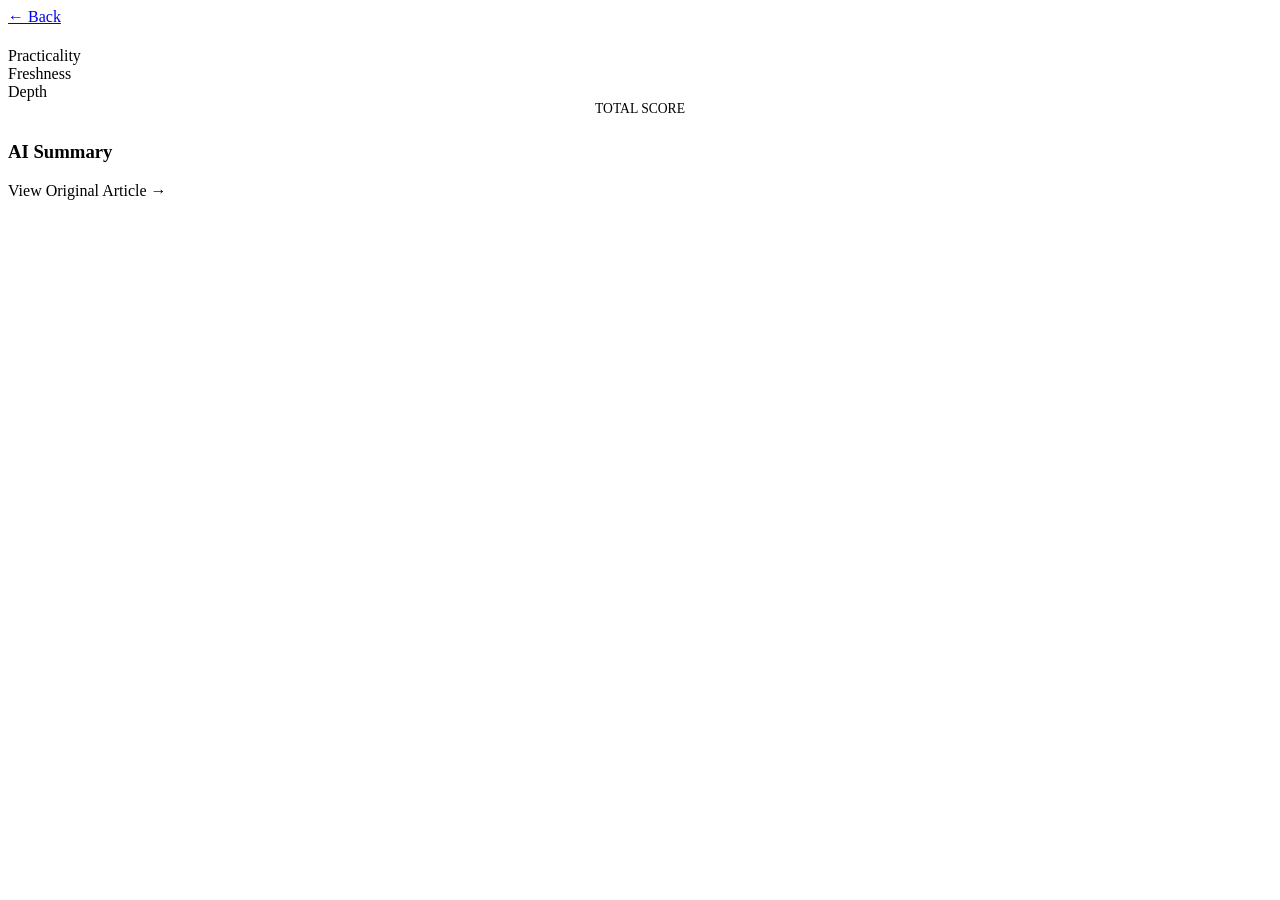
<file: src/main/resources/templates/article.html>
<!DOCTYPE html>
<html xmlns:th="http://www.thymeleaf.org"
      xmlns:layout="http://www.ultraq.net.nz/thymeleaf/layout"
      layout:decorate="~{layout}">
<head>
    <title th:text="${article.title}">Article Detail</title>
</head>
<body>
<div layout:fragment="content">
    <div class="article-detail">
        <a href="javascript:history.back()" class="back-link">&larr; Back</a>

        <h1 th:text="${article.title}"></h1>

        <div class="card-meta" style="margin-bottom: 20px;">
            <span class="source-tag" th:text="${article.source}"></span>
            <span th:if="${article.publishedAt != null}"
                  th:text="'Published: ' + ${#temporals.format(article.publishedAt, 'yyyy-MM-dd HH:mm')}"></span>
            <span th:text="'Collected: ' + ${#temporals.format(article.collectedAt, 'yyyy-MM-dd HH:mm')}"></span>
        </div>

        <!-- Score Detail -->
        <div th:if="${article.totalScore != null}" class="score-detail">
            <div class="score-item">
                <div class="label">Practicality</div>
                <div class="value"
                     th:classappend="${article.practicalityScore >= 7} ? 'score-high' : (${article.practicalityScore >= 4} ? 'score-mid' : 'score-low')"
                     th:text="${article.practicalityScore != null} ? ${#numbers.formatDecimal(article.practicalityScore, 1, 1)} : 'N/A'"></div>
                <div class="score-bar">
                    <div class="score-bar-fill"
                         th:style="'width:' + (${article.practicalityScore != null} ? ${article.practicalityScore * 10} : 0) + '%; background:' + (${article.practicalityScore >= 7} ? 'var(--score-high)' : (${article.practicalityScore >= 4} ? 'var(--score-mid)' : 'var(--score-low)'))"></div>
                </div>
            </div>
            <div class="score-item">
                <div class="label">Freshness</div>
                <div class="value"
                     th:classappend="${article.freshnessScore >= 7} ? 'score-high' : (${article.freshnessScore >= 4} ? 'score-mid' : 'score-low')"
                     th:text="${article.freshnessScore != null} ? ${#numbers.formatDecimal(article.freshnessScore, 1, 1)} : 'N/A'"></div>
                <div class="score-bar">
                    <div class="score-bar-fill"
                         th:style="'width:' + (${article.freshnessScore != null} ? ${article.freshnessScore * 10} : 0) + '%; background:' + (${article.freshnessScore >= 7} ? 'var(--score-high)' : (${article.freshnessScore >= 4} ? 'var(--score-mid)' : 'var(--score-low)'))"></div>
                </div>
            </div>
            <div class="score-item">
                <div class="label">Depth</div>
                <div class="value"
                     th:classappend="${article.depthScore >= 7} ? 'score-high' : (${article.depthScore >= 4} ? 'score-mid' : 'score-low')"
                     th:text="${article.depthScore != null} ? ${#numbers.formatDecimal(article.depthScore, 1, 1)} : 'N/A'"></div>
                <div class="score-bar">
                    <div class="score-bar-fill"
                         th:style="'width:' + (${article.depthScore != null} ? ${article.depthScore * 10} : 0) + '%; background:' + (${article.depthScore >= 7} ? 'var(--score-high)' : (${article.depthScore >= 4} ? 'var(--score-mid)' : 'var(--score-low)'))"></div>
                </div>
            </div>
        </div>

        <!-- Total Score -->
        <div th:if="${article.totalScore != null}" class="card" style="text-align:center;">
            <div class="label" style="color:var(--text-muted); font-size:0.85rem;">TOTAL SCORE</div>
            <div style="font-size:2.5rem; font-weight:700; margin-top:4px;"
                 th:classappend="${article.totalScore >= 7} ? 'score-high' : (${article.totalScore >= 4} ? 'score-mid' : 'score-low')"
                 th:text="${#numbers.formatDecimal(article.totalScore, 1, 1)}"></div>
        </div>

        <!-- Summary -->
        <div th:if="${article.summary != null}" style="margin-top: 24px;">
            <h3 class="section-title">AI Summary</h3>
            <div class="card">
                <p th:text="${article.summary}" style="line-height:1.8;"></p>
            </div>
        </div>

        <!-- Original Link -->
        <a th:href="${article.url}" target="_blank" rel="noopener" class="original-link">
            View Original Article &rarr;
        </a>
    </div>
</div>
</body>
</html>
</file>
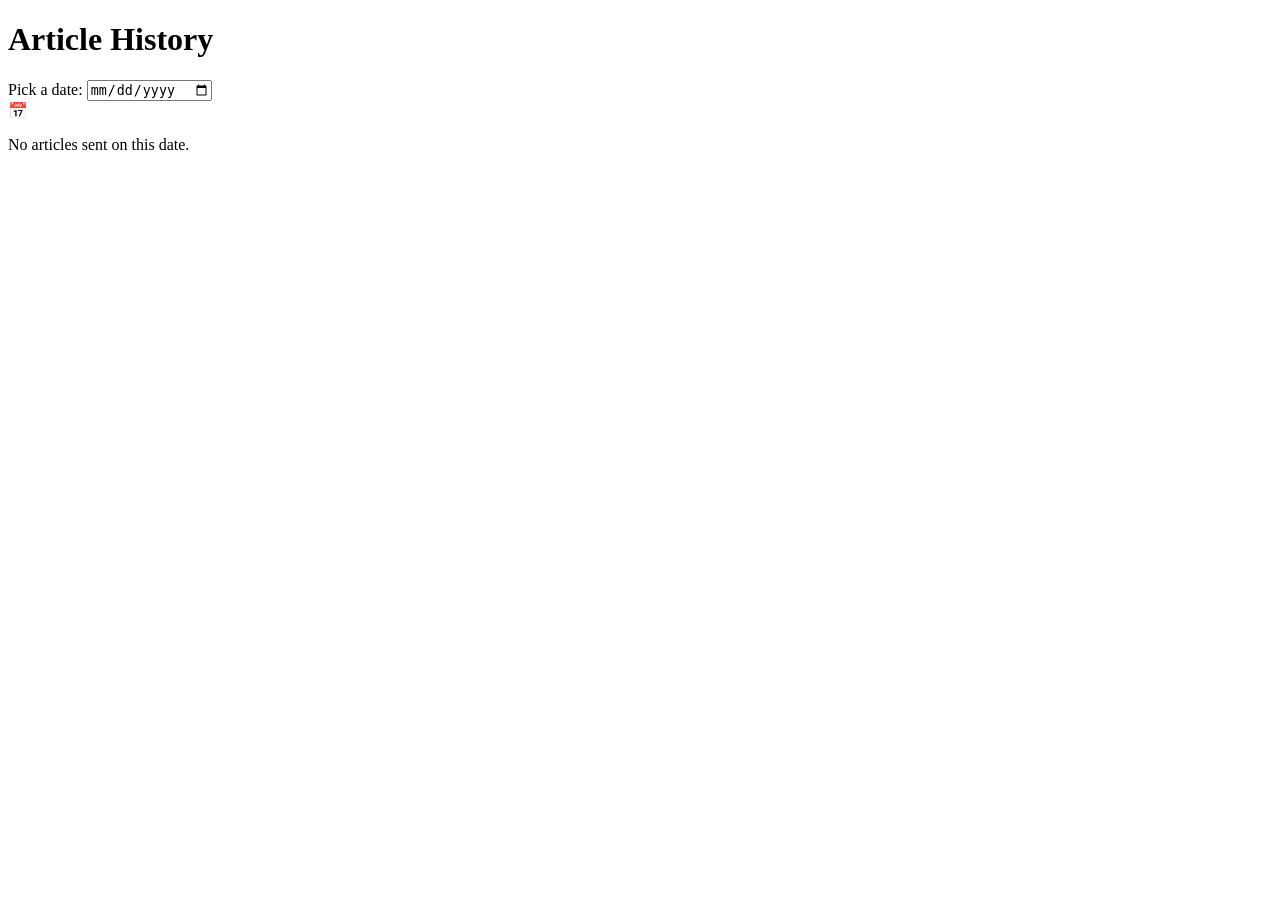
<file: src/main/resources/templates/history.html>
<!DOCTYPE html>
<html xmlns:th="http://www.thymeleaf.org"
      xmlns:layout="http://www.ultraq.net.nz/thymeleaf/layout"
      layout:decorate="~{layout}">
<head>
    <title>History</title>
</head>
<body>
<div layout:fragment="content">
    <div class="page-header">
        <h1>Article History</h1>
        <p class="subtitle" th:text="'Viewing: ' + ${selectedDate}"></p>
    </div>

    <!-- Date Picker -->
    <form method="get" action="/history" class="date-picker">
        <label for="date">Pick a date:</label>
        <input type="date" id="date" name="date"
               th:value="${selectedDate}"
               onchange="this.form.submit()"/>
    </form>

    <!-- Date Navigation (dates with sent articles) -->
    <div class="date-nav" th:if="${!availableDates.isEmpty()}">
        <a th:each="d : ${availableDates}"
           th:href="@{/history(date=${d})}"
           th:text="${d}"
           th:classappend="${d.toString() == selectedDate.toString()} ? 'active'"></a>
    </div>

    <!-- Empty State -->
    <div th:if="${articles.isEmpty()}" class="empty-state">
        <div class="icon">&#128197;</div>
        <p>No articles sent on this date.</p>
    </div>

    <!-- Article List -->
    <div th:each="article : ${articles}" class="card">
        <div class="card-header">
            <div>
                <div class="card-title">
                    <a th:href="@{/articles/{id}(id=${article.id})}" th:text="${article.title}"></a>
                </div>
                <div class="card-meta">
                    <span class="source-tag" th:text="${article.source}"></span>
                    <span th:if="${article.sentAt != null}"
                          th:text="${#temporals.format(article.sentAt, 'yyyy-MM-dd HH:mm')}"></span>
                </div>
            </div>
            <span th:if="${article.totalScore != null}"
                  class="score-badge"
                  th:classappend="${article.totalScore >= 7} ? 'score-high' : (${article.totalScore >= 4} ? 'score-mid' : 'score-low')"
                  th:text="${#numbers.formatDecimal(article.totalScore, 1, 1)}"></span>
        </div>
        <div th:if="${article.summary != null}" class="card-summary" th:text="${article.summary}"></div>
    </div>
</div>
</body>
</html>
</file>
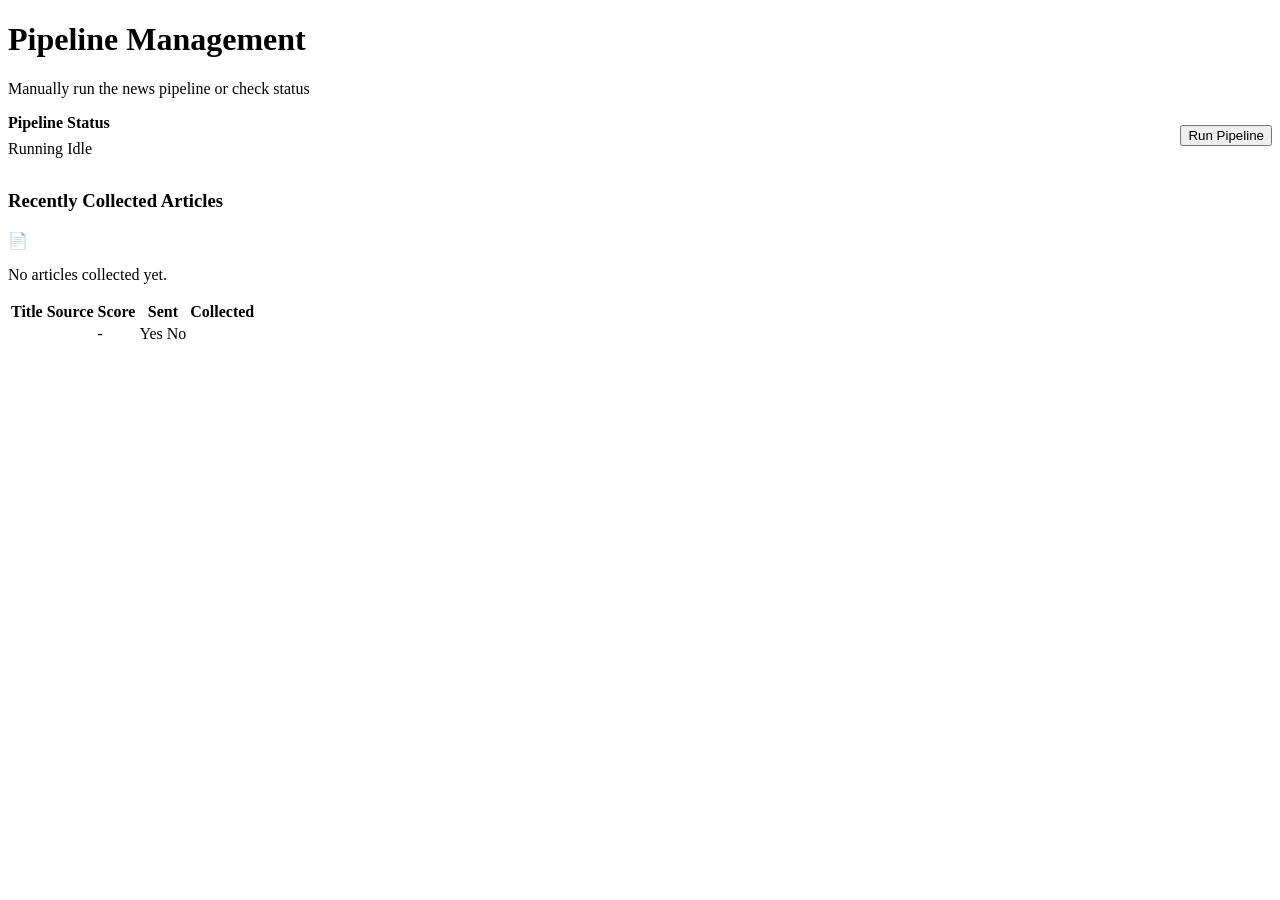
<file: src/main/resources/templates/pipeline.html>
<!DOCTYPE html>
<html xmlns:th="http://www.thymeleaf.org"
      xmlns:layout="http://www.ultraq.net.nz/thymeleaf/layout"
      layout:decorate="~{layout}">
<head>
    <title>Pipeline Management</title>
</head>
<body>
<div layout:fragment="content">
    <div class="page-header">
        <h1>Pipeline Management</h1>
        <p class="subtitle">Manually run the news pipeline or check status</p>
    </div>

    <!-- Status & Run -->
    <div class="card" style="display:flex; align-items:center; justify-content:space-between; flex-wrap:wrap; gap:16px;">
        <div>
            <div style="font-weight:600; margin-bottom:8px;">Pipeline Status</div>
            <div id="pipeline-status">
                <span th:if="${isRunning}" class="status-indicator status-running">
                    <span class="pulse pulse-running"></span> Running
                </span>
                <span th:unless="${isRunning}" class="status-indicator status-idle">
                    <span class="pulse pulse-idle"></span> Idle
                </span>
            </div>
        </div>
        <button id="run-pipeline-btn" class="btn btn-primary" onclick="runPipeline()"
                th:disabled="${isRunning}">
            Run Pipeline
        </button>
    </div>

    <!-- Result placeholder -->
    <div id="pipeline-result"></div>

    <!-- Recent Articles -->
    <h3 class="section-title" style="margin-top:32px;">Recently Collected Articles</h3>

    <div th:if="${recentArticles.isEmpty()}" class="empty-state">
        <div class="icon">&#128196;</div>
        <p>No articles collected yet.</p>
    </div>

    <div class="card" th:unless="${recentArticles.isEmpty()}" style="padding:0; overflow-x:auto;">
        <table class="data-table">
            <thead>
                <tr>
                    <th>Title</th>
                    <th>Source</th>
                    <th>Score</th>
                    <th>Sent</th>
                    <th>Collected</th>
                </tr>
            </thead>
            <tbody>
                <tr th:each="article : ${recentArticles}">
                    <td>
                        <a th:href="@{/articles/{id}(id=${article.id})}"
                           th:text="${#strings.abbreviate(article.title, 60)}"></a>
                    </td>
                    <td><span class="source-tag" th:text="${article.source}"></span></td>
                    <td>
                        <span th:if="${article.totalScore != null}"
                              class="score-badge"
                              th:classappend="${article.totalScore >= 7} ? 'score-high' : (${article.totalScore >= 4} ? 'score-mid' : 'score-low')"
                              th:text="${#numbers.formatDecimal(article.totalScore, 1, 1)}"></span>
                        <span th:unless="${article.totalScore != null}" style="color:var(--text-muted);">-</span>
                    </td>
                    <td>
                        <span th:if="${article.sent}" style="color:var(--success);">Yes</span>
                        <span th:unless="${article.sent}" style="color:var(--text-muted);">No</span>
                    </td>
                    <td th:text="${#temporals.format(article.collectedAt, 'MM-dd HH:mm')}"></td>
                </tr>
            </tbody>
        </table>
    </div>
</div>
</body>
</html>
</file>
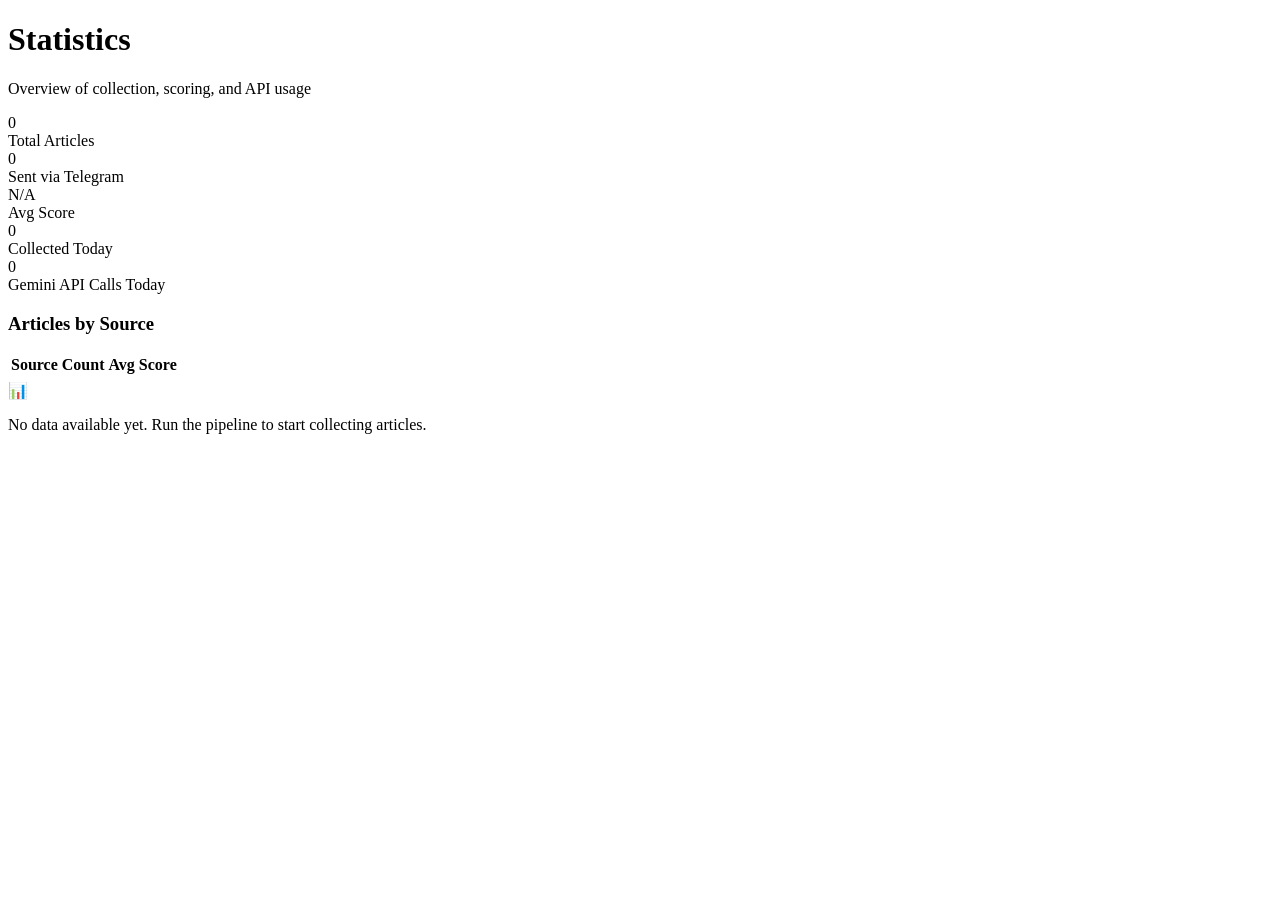
<file: src/main/resources/templates/stats.html>
<!DOCTYPE html>
<html xmlns:th="http://www.thymeleaf.org"
      xmlns:layout="http://www.ultraq.net.nz/thymeleaf/layout"
      layout:decorate="~{layout}">
<head>
    <title>Statistics</title>
</head>
<body>
<div layout:fragment="content">
    <div class="page-header">
        <h1>Statistics</h1>
        <p class="subtitle">Overview of collection, scoring, and API usage</p>
    </div>

    <!-- Summary Stats -->
    <div class="stats-grid">
        <div class="stat-card">
            <div class="stat-value" th:text="${totalArticles}">0</div>
            <div class="stat-label">Total Articles</div>
        </div>
        <div class="stat-card">
            <div class="stat-value" th:text="${sentArticles}">0</div>
            <div class="stat-label">Sent via Telegram</div>
        </div>
        <div class="stat-card">
            <div class="stat-value" th:text="${avgScore}">N/A</div>
            <div class="stat-label">Avg Score</div>
        </div>
        <div class="stat-card">
            <div class="stat-value" th:text="${todayCollected}">0</div>
            <div class="stat-label">Collected Today</div>
        </div>
        <div class="stat-card">
            <div class="stat-value" th:text="${geminiCallsToday}">0</div>
            <div class="stat-label">Gemini API Calls Today</div>
        </div>
    </div>

    <!-- Source Stats -->
    <h3 class="section-title">Articles by Source</h3>
    <div class="card" th:unless="${sourceStats.isEmpty()}" style="padding:0; overflow-x:auto;">
        <table class="data-table">
            <thead>
                <tr>
                    <th>Source</th>
                    <th>Count</th>
                    <th>Avg Score</th>
                </tr>
            </thead>
            <tbody>
                <tr th:each="stat : ${sourceStats}">
                    <td><span class="source-tag" th:text="${stat[0]}"></span></td>
                    <td th:text="${stat[1]}"></td>
                    <td>
                        <span th:each="avg : ${sourceAvgScores}"
                              th:if="${avg[0] == stat[0]}"
                              th:text="${avg[1] != null} ? ${#numbers.formatDecimal(avg[1], 1, 1)} : '-'"></span>
                    </td>
                </tr>
            </tbody>
        </table>
    </div>

    <div th:if="${sourceStats.isEmpty()}" class="empty-state">
        <div class="icon">&#128202;</div>
        <p>No data available yet. Run the pipeline to start collecting articles.</p>
    </div>
</div>
</body>
</html>
</file>
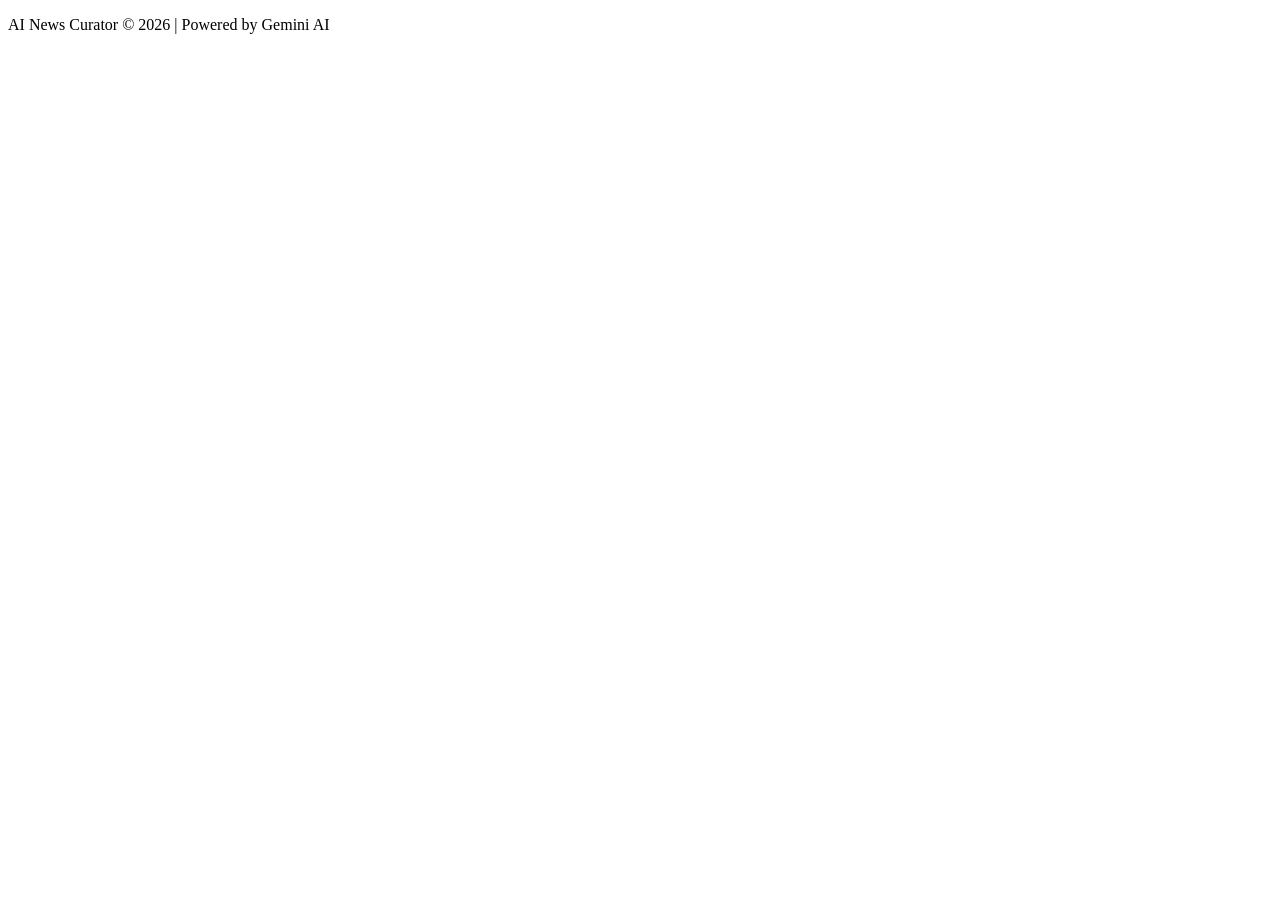
<file: src/main/resources/templates/fragments/footer.html>
<!DOCTYPE html>
<html xmlns:th="http://www.thymeleaf.org">
<footer th:fragment="footer" class="site-footer">
    <div class="container">
        <p>AI News Curator &copy; 2026 | Powered by Gemini AI</p>
    </div>
</footer>
</html>
</file>
